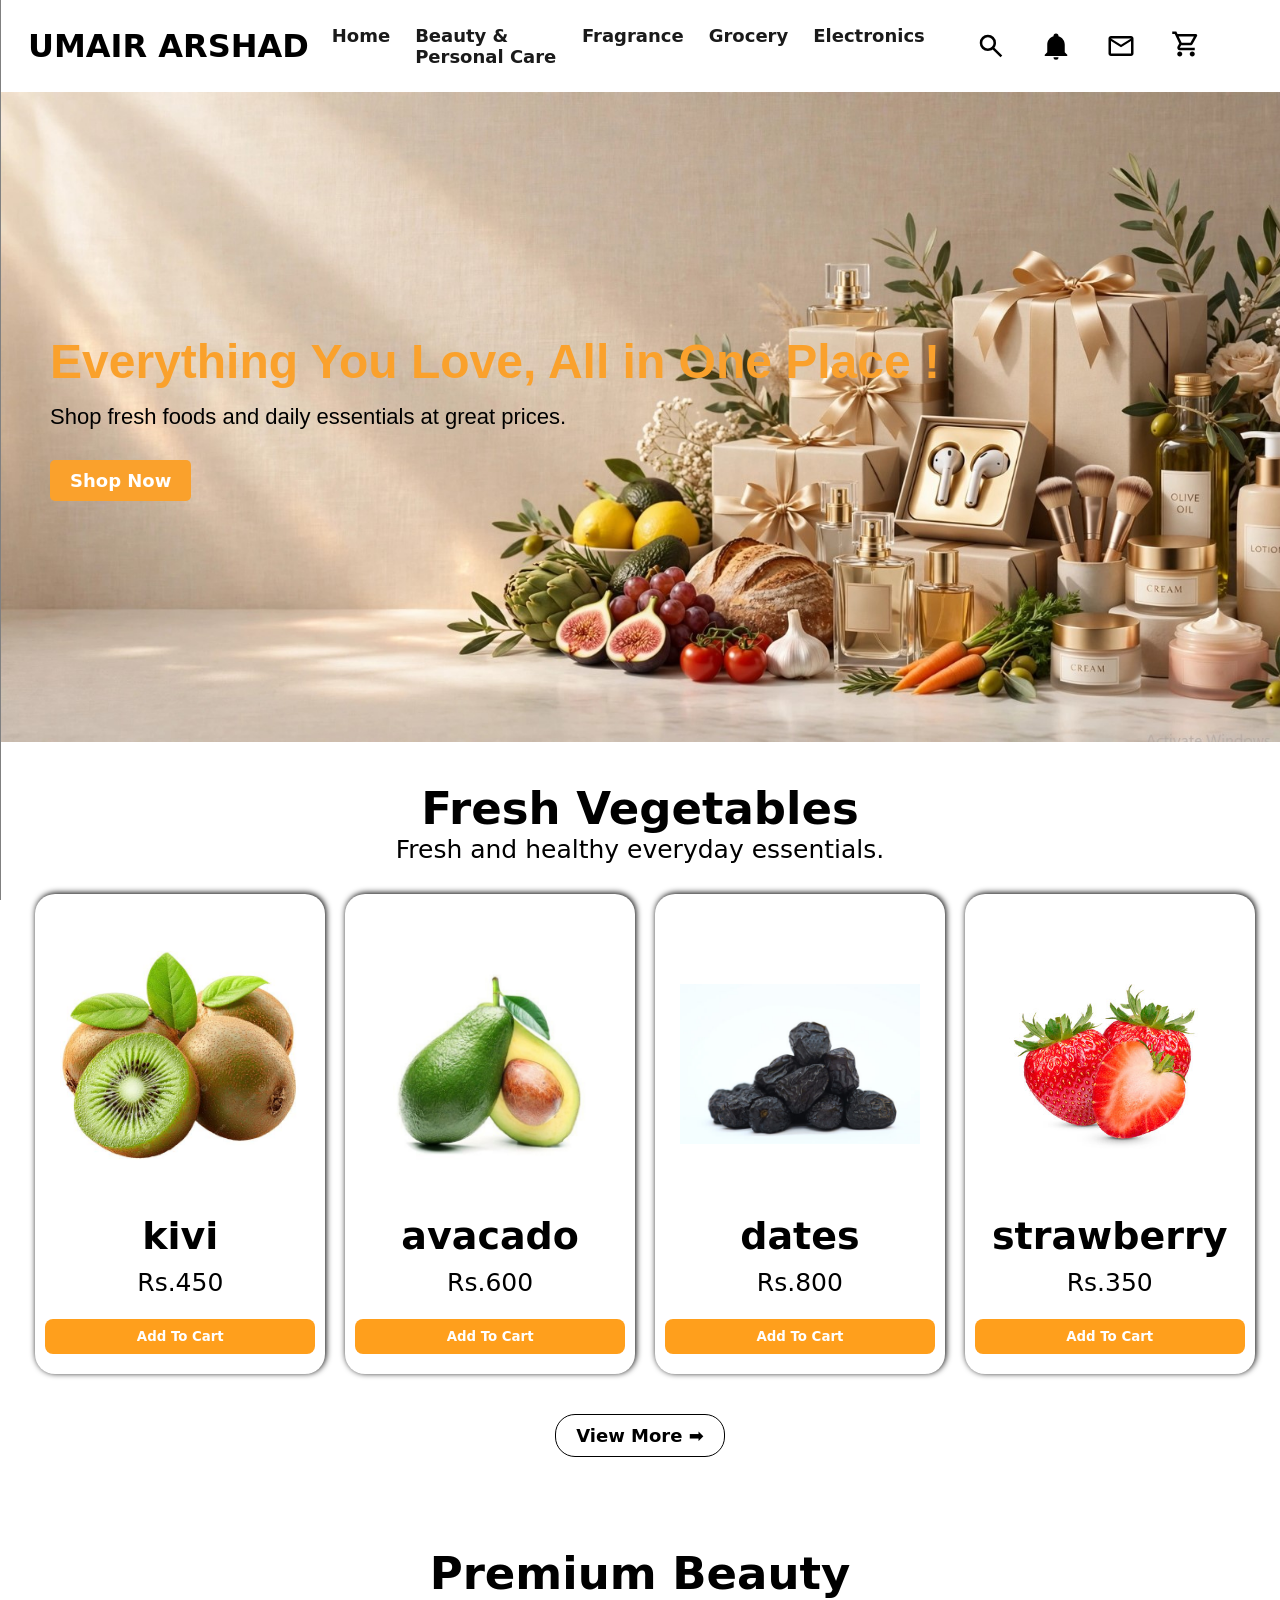
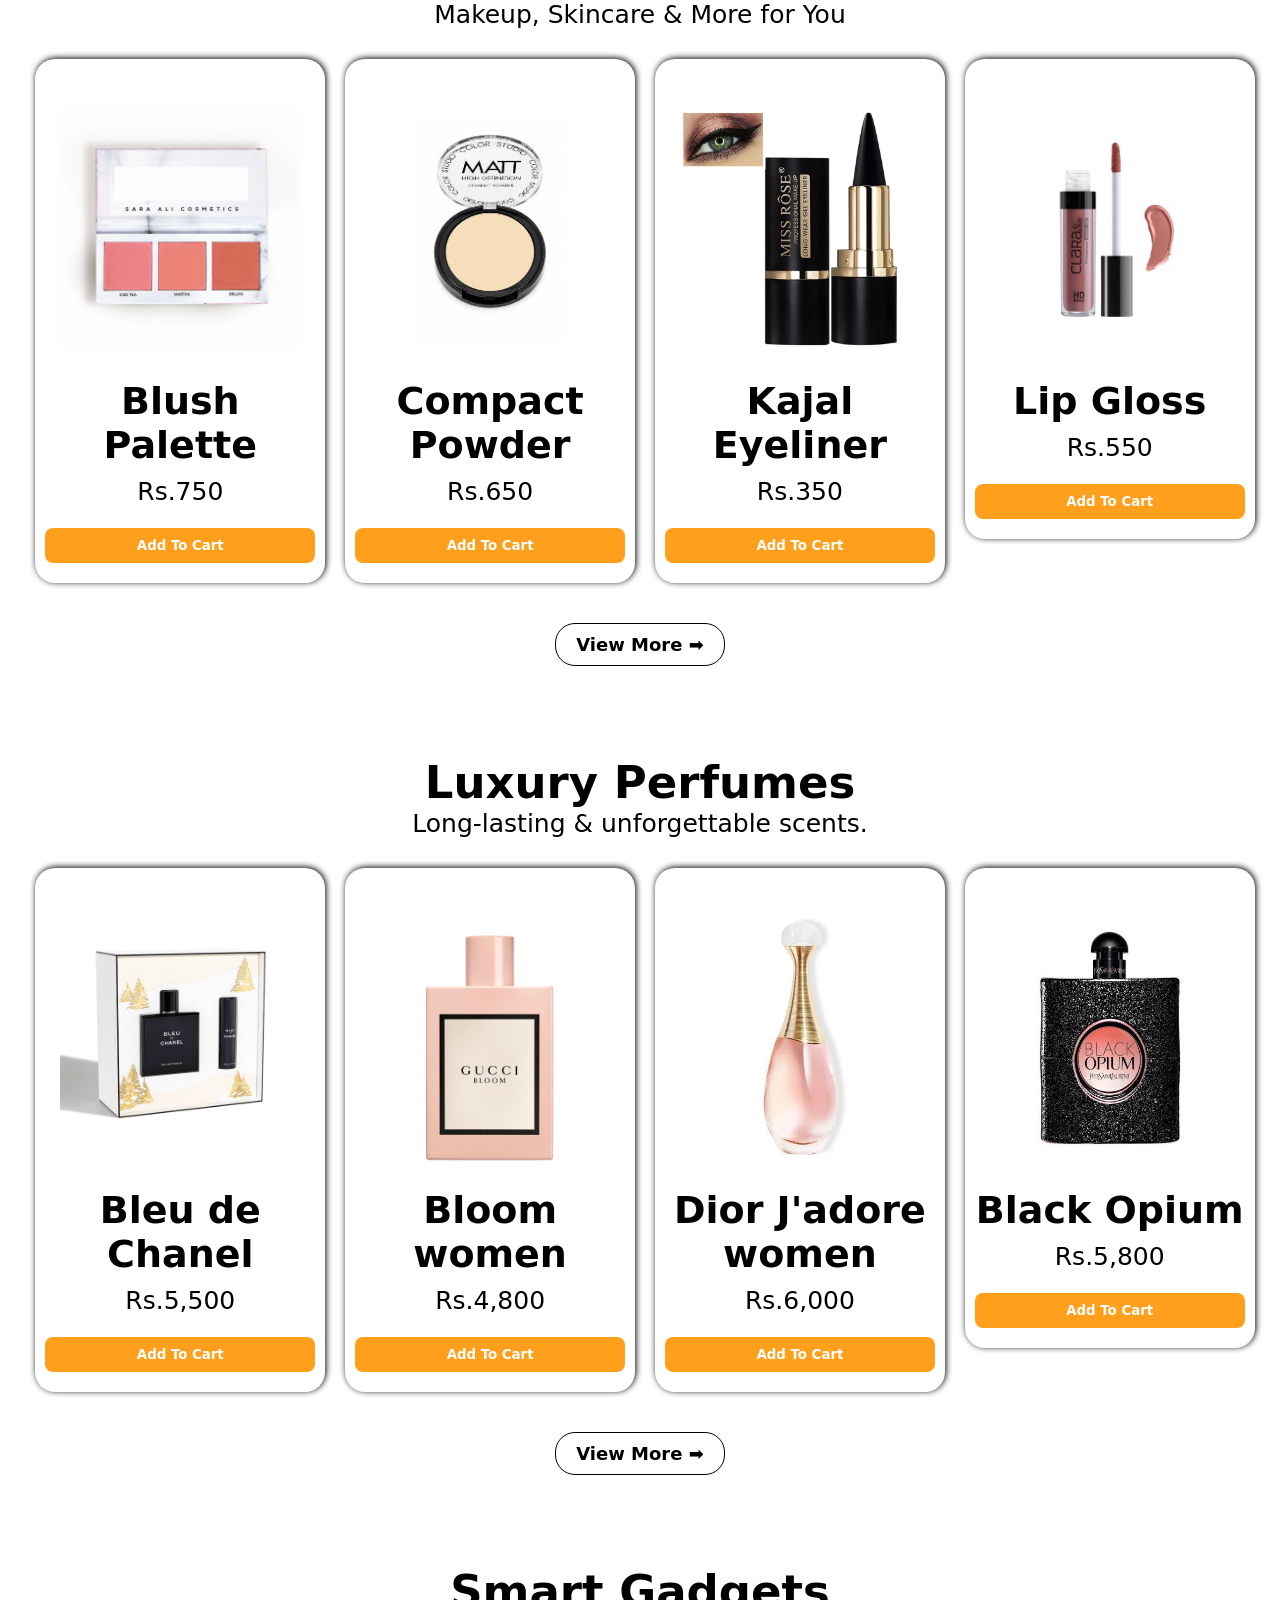
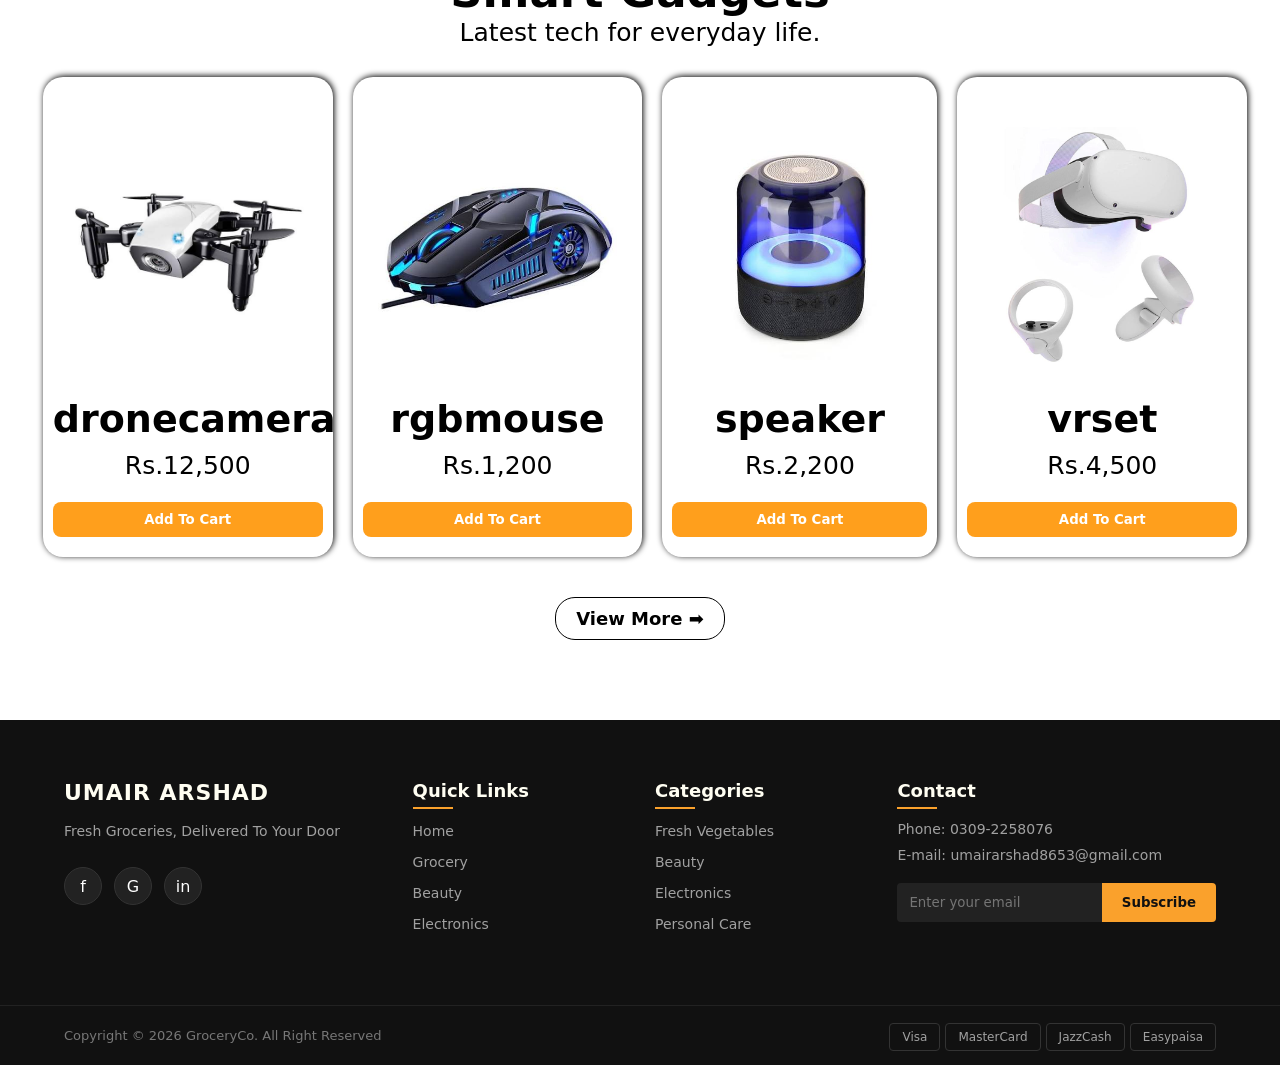
<file: index.html>
<!DOCTYPE html>
<html lang="eng">

<head>
    <meta charset="UTF-8">
    <meta name="viewport" content="width=device-width, initial-scale=1.0">
    <title>UA Store | HOME</title>
    <link rel="icon" href="assets/Tab logo/logo.webp">
    <link rel="stylesheet" href="assets/style/style.css">
    <link rel="stylesheet" href="assets/style/responsive.css">
</head>

<body>
    <header id="Header">
    </header>



    <aside id="aside">
    </aside>





    <main>

        <div class="banner_home">
            <h1 class="home_h1">Everything You Love, All in One Place !</h1>

            <p class="home_p">Shop fresh foods and daily essentials at great prices.</p>

            <div class="home_Button">
                <a href="#main_heading_home"><button type="submit">Shop Now</button>
                </a>
            </div>
        </div>



        <div id="main_heading_home">

            <h1 class="heading_home">Fresh Vegetables</h1>
            <p class="P_home">Fresh and healthy everyday essentials.</p>

        </div>


        <div class="home_cards">


            <div class="kivi">
                <div class="kivi-image">

                    <img src="assets/Index-grocery/kivi.webp" alt="">


                </div>

                <h1>kivi</h1>
           <p>Rs.450</p> 

                <button>Add To Cart</button>




            </div>


            <div class="avacado">
                <div class="avacado-image">
                    <img src="assets/Index-grocery/avacado.webp" alt="">


                </div>


                <h1>avacado</h1>

        <p>Rs.600</p>

                <button>Add To Cart</button>




            </div>




            <div class="dates">
                <div class="dates-image">

                    <img src="assets/Index-grocery/dates.webp" alt="">
                </div>


                <h1>dates</h1>

            <p>Rs.800</p> 

                <button>Add To Cart</button>




            </div>



            <div class="strawberry">
                <div class="strawberry-image">
                    <img src="assets/Index-grocery/strawberry.webp" alt="">

                </div>


                <h1>strawberry</h1>

           <p>Rs.350</p>  

                <button>Add To Cart</button>




            </div>

<a href ="Grocery.html" class="viewmore">View More ➡</a>


        </div>

        <div id="main_heading_home">

            <h1 class="heading_home">Premium Beauty</h1>
            <p class="P_home">Makeup, Skincare & More for You</p>

        </div>

        <div class="home_cards">



            <div class="Blush">
                <div class="Blush-image">
                    <img src="assets/index-beauty/Blush Palette.webp" alt="">

                </div>


                <h1>Blush Palette</h1>
<p>Rs.750</p>  

                <button>Add To Cart</button>




            </div>


            <div class="Compact">
                <div class="Compact-image">

                    <img src="assets/index-beauty/Compact Powder.webp" alt="">


                </div>

                <h1>Compact Powder</h1>
                <p>Rs.650</p> 

                <button>Add To Cart</button>




            </div>


            <div class="Kajal">
                <div class="Kajal-image">

                    <img src="assets/index-beauty/Kajal Eyeliner.webp" alt="">


                </div>

                <h1>Kajal Eyeliner</h1>
       <p>Rs.350</p>
                <button>Add To Cart</button>




            </div>


            <div class="Lip">
                <div class="Lip-image">

                    <img src="assets/index-beauty/Lip Gloss.webp" alt="">


                </div>

                <h1>Lip Gloss </h1>
                
                <p>Rs.550</p>   

                <button>Add To Cart</button>




            </div>

            
<a href ="Beauty.html" class="viewmore">View More ➡</a>
        </div>


        <div id="main_heading_home">

            <h1 class="heading_home">Luxury Perfumes</h1>
            <p class="P_home">Long-lasting & unforgettable scents.</p>

        </div>

        <div class="home_cards">




            <div class="Bleu">
                <div class="Bleu-image">

                    <img src="assets/Index-fragrance/Bleu de Chanel.webp" alt="">


                </div>

                <h1>Bleu de Chanel</h1>
                <p>Rs.5,500</p>  

                <button>Add To Cart</button>




            </div>


            <div class="Bloom">
                <div class="Bloom-image">

                    <img src="assets/Index-fragrance/Bloom women.webp" alt="">


                </div>

                <h1>Bloom women</h1>
                
                <p>Rs.4,800</p>

                <button>Add To Cart</button>




            </div>





            <div class="adore">
                <div class="adore-image">

                    <img src="assets/Index-fragrance/Dior J'adore women.webp" alt="">


                </div>

                <h1>Dior J'adore women</h1>
            
                <p>Rs.6,000</p>

                <button>Add To Cart</button>




            </div>



            <div class="Opium">
                <div class="Opium-image">

                    <img src="assets/Index-fragrance/Yves Saint Laurent Black Opium.webp" alt="">


                </div>

                <h1> Black Opium</h1>
       
                
                <p>Rs.5,800</p> 

                <button>Add To Cart</button>




            </div>





<a href ="Fragrence.html" class="viewmore">View More ➡</a>


        </div>



        




        <div id="main_heading_home">

            <h1 class="heading_home">Smart Gadgets</h1>
            <p class="P_home">Latest tech for everyday life.</p>

        </div>

        <div class="home_cards">




            <div class="dronecamera">
                <div class="dronecamera-image">

                    <img src="assets/Index-electronics/dronecamera.webp" alt="">


                </div>

                <h1>dronecamera</h1>
        <p>Rs.12,500</p> 

                <button>Add To Cart</button>




            </div>


            <div class="rgbmouse">
                <div class="rgbmouse-image">

                    <img src="assets/Index-electronics/rgbmouse.webp" alt="">


                </div>

                <h1>rgbmouse</h1>
              <p>Rs.1,200</p>

                <button>Add To Cart</button>




            </div>





            <div class="speaker">
                <div class="speaker-image">

                    <img src="assets/Index-electronics/speaker.webp" alt="">


                </div>

                <h1>speaker</h1>
             <p>Rs.2,200</p>

                <button>Add To Cart</button>




            </div>



            <div class="vrset">
                <div class="vrset-image">

                    <img src="assets/Index-electronics/vrset.webp" alt="">


                </div>

                <h1>vrset</h1>
                <p>Rs.4,500</p>

                <button>Add To Cart</button>




            </div>







            <a href ="Electronics.html" class="viewmore">View More ➡</a>
        </div>



        </div>





    </main>








    <footer id="Footer"></footer>




    <script src="assets/functions/function.js"></script>


</body>
</body>

</html>
</file>
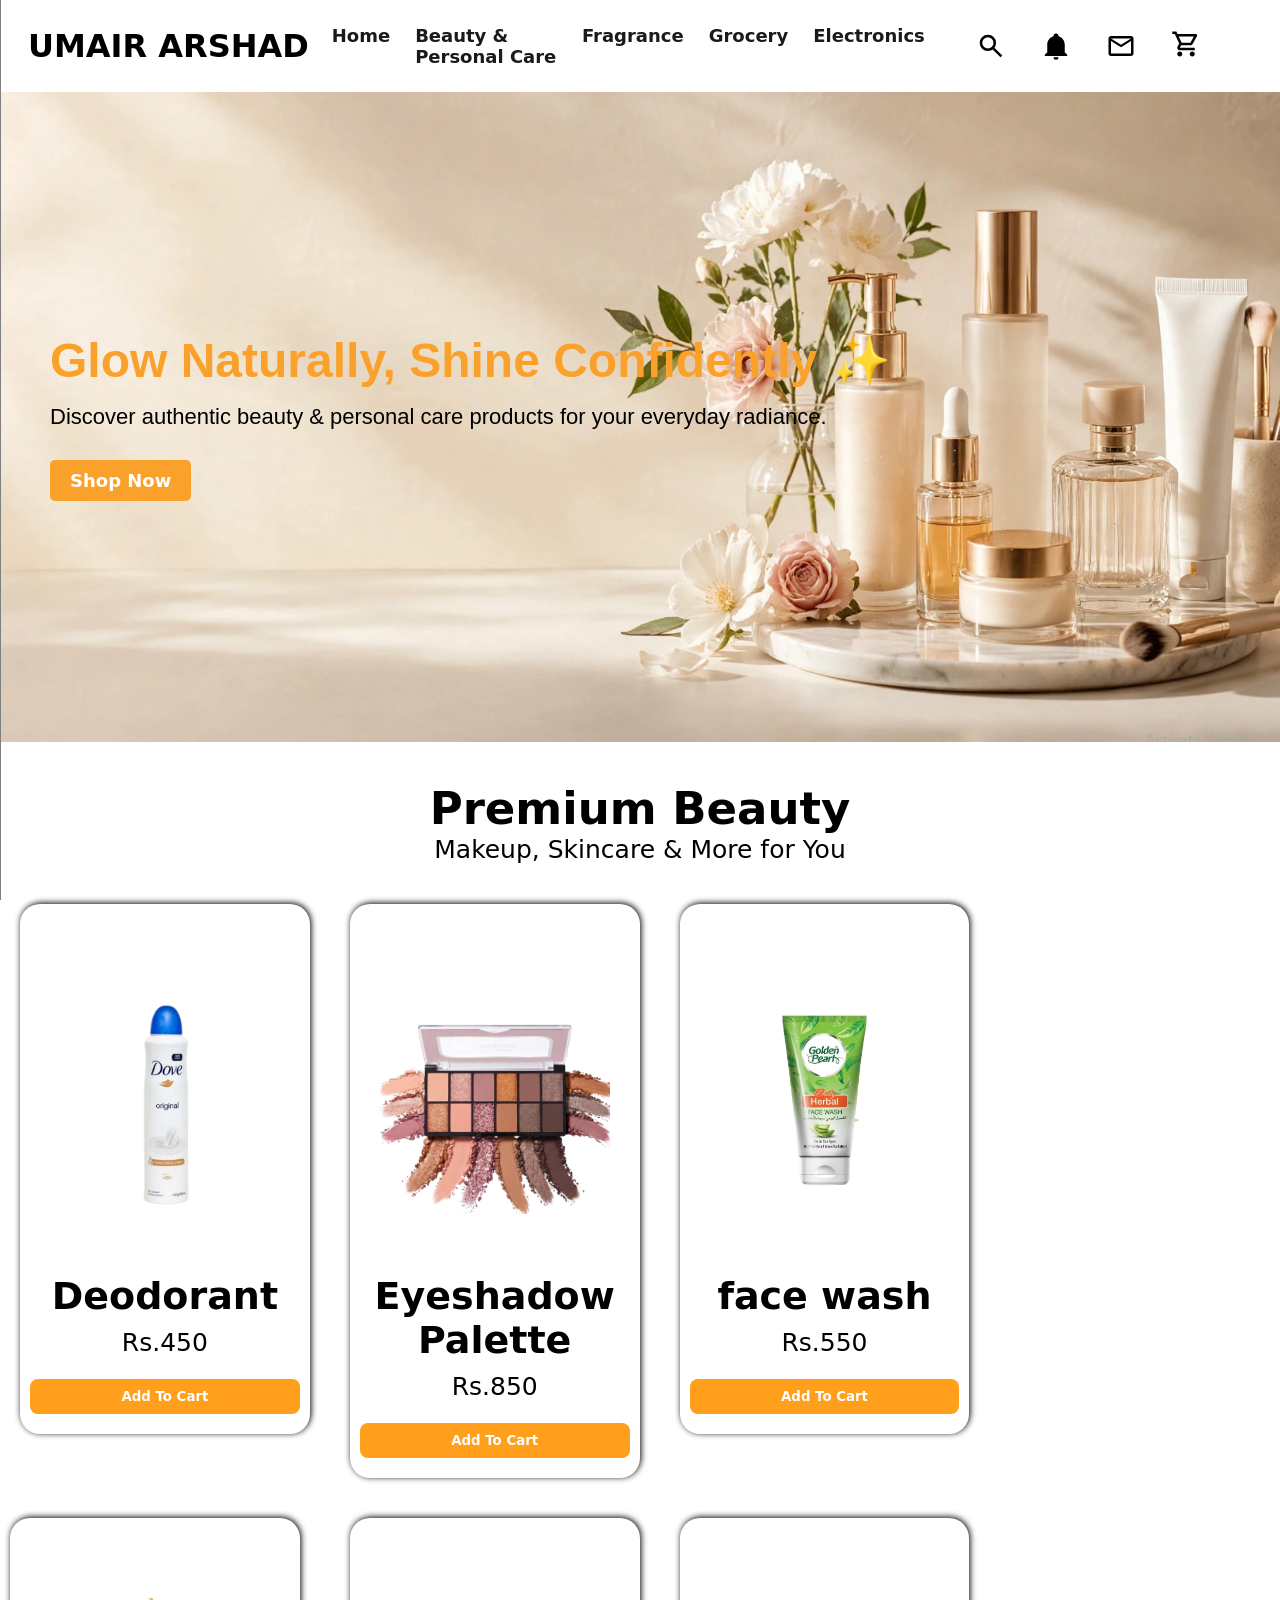
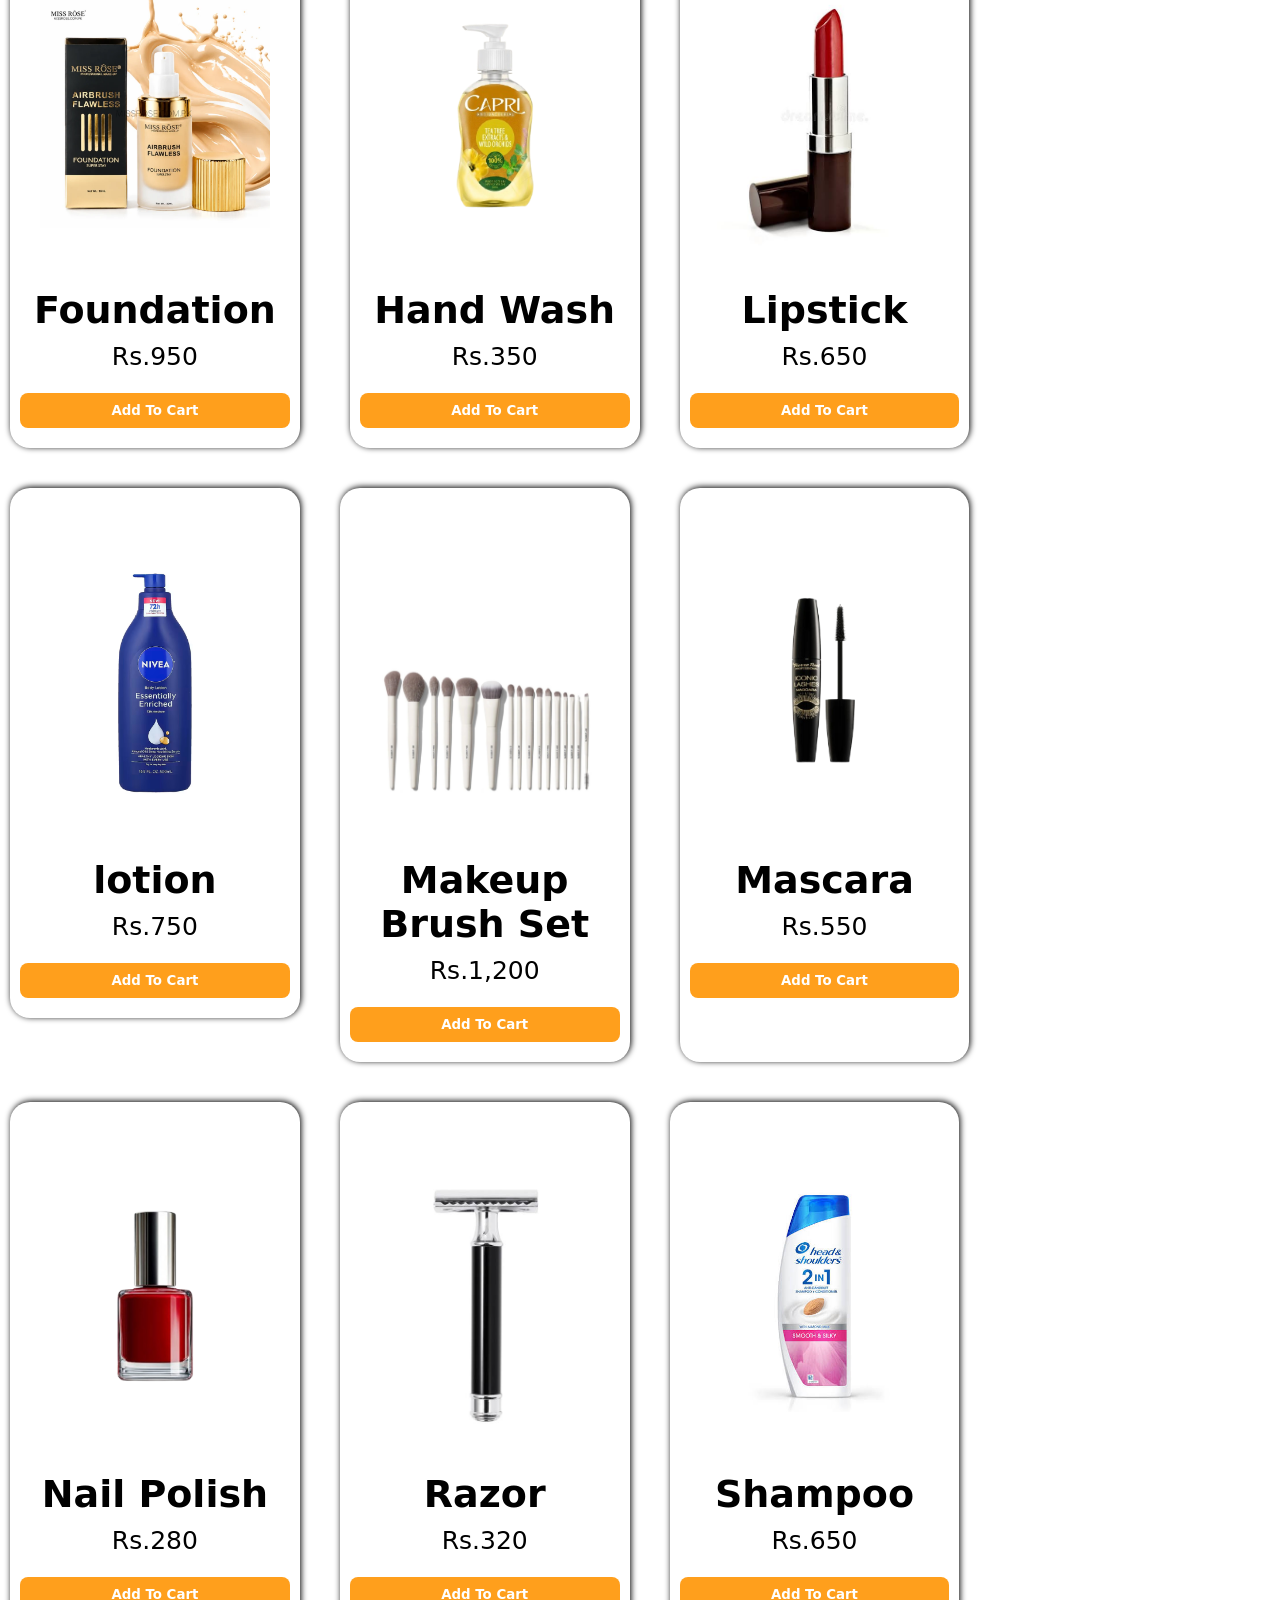
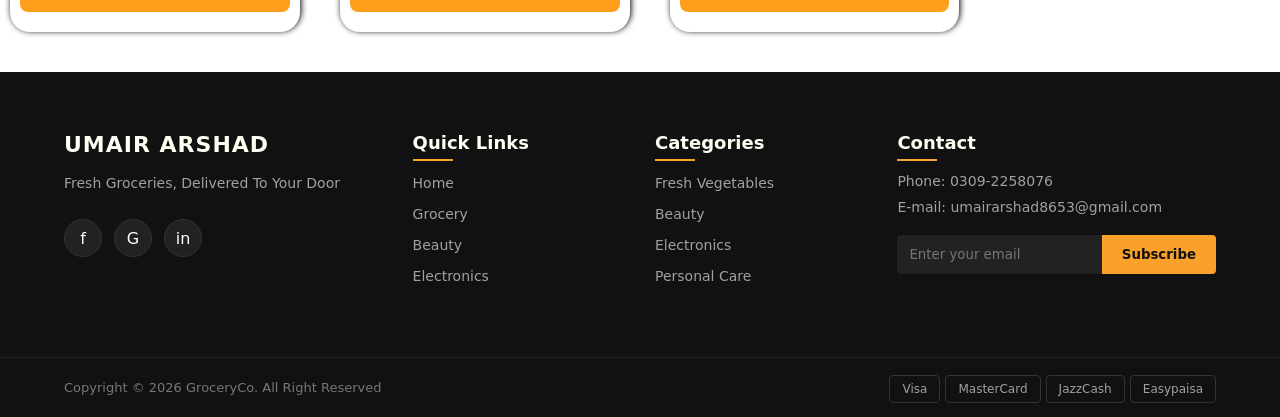
<file: Beauty.html>
<!DOCTYPE html>
<html lang="en">

<head>
    <meta charset="UTF-8">
    <meta name="viewport" content="width=device-width, initial-scale=1.0">
    <title>UA Store | BEAUTY</title>
    <link rel="icon" href="assets/Tab logo/logo.webp">
    <link rel="stylesheet" href="assets/style/style.css">
    <link rel="stylesheet" href="assets/style/responsive.css">
</head>

<body>
    <header id="Header">
    </header>

    
    <aside id="aside">
    </aside>




    <main>

        <div class="banner_beauty">
            <h1 class="beauty_h1">Glow Naturally, Shine Confidently ✨</h1>

            <p class="beauty_p">Discover authentic beauty & personal care products for your everyday radiance.</p>

            <div class="beauty_Button">
                <a href="#main_heading_beauty"><button type="submit">Shop Now</button>
                </a>
            </div>
        </div>


        <div id="main_heading_beauty">

            <h1 class="heading_beauty">Premium Beauty</h1>
            <p class="P_beauty">Makeup, Skincare & More for You</p>

        </div>


        <div class="beauty_cards">


            <div class="Deodorant">
                <div class="Deodorant-image">

                    <img src="assets/Personal care item/Deodorant Spray.webp" alt="">


                </div>

                <h1>Deodorant</h1>
                <p>Rs.450</p>

                <button>Add To Cart</button>




            </div>


            <div class="Eyeshadow">
                <div class="Eyeshadow-image">
                    <img src="assets/Personal care item/Eyeshadow Palette.webp" alt="">


                </div>


                <h1>Eyeshadow Palette</h1>

                <p>Rs.850</p>

                <button>Add To Cart</button>




            </div>




            <div class="face">
                <div class="face-image">

                    <img src="assets/Personal care item/face wash.webp" alt="">
                </div>


                <h1>face wash</h1>

                <p>Rs.550</p>

                <button>Add To Cart</button>




            </div>



            <div class="Foundation">
                <div class="Foundation-image">
                    <img src="assets/Personal care item/Foundation.webp" alt="">

                </div>


                <h1>Foundation</h1>

                <p>Rs.950</p>

                <button>Add To Cart</button>




            </div>





            <div class="Hand">
                <div class="Hand-image">
                    <img src="assets/Personal care item/Hand Wash.webp" alt="">

                </div>


                <h1>Hand Wash</h1>

                <p>Rs.350</p>

                <button>Add To Cart</button>




            </div>



            <div class="Lipstick">
                <div class="Lipstick-image">

                    <img src="assets/Personal care item/Lipstick.webp" alt="">


                </div>

                <h1>Lipstick</h1>
                <p>Rs.650</p>

                <button>Add To Cart</button>




            </div>


            <div class="lotion">
                <div class="lotion-image">

                    <img src="assets/Personal care item/lotion.webp" alt="">


                </div>

                <h1>lotion</h1>
                <p>Rs.750</p>

                <button>Add To Cart</button>




            </div>


            <div class="Makeup">
                <div class="Makeup-image">

                    <img src="assets/Personal care item/Makeup Brush Set.webp" alt="">


                </div>

                <h1>Makeup Brush Set </h1>
                <p>Rs.1,200</p>

                <button>Add To Cart</button>




            </div>


            <div class="Mascara">
                <div class="Mascara-image">

                    <img src="assets/Personal care item/Mascara.webp" alt="">


                </div>

                <h1>Mascara</h1>
                <p>Rs.550</p>

                <button>Add To Cart</button>




            </div>


            <div class="Polish">
                <div class="Polish-image">

                    <img src="assets/Personal care item/Nail Polish.webp" alt="">


                </div>

                <h1>Nail Polish</h1>
                <p>Rs.280</p>

                <button>Add To Cart</button>




            </div>





            <div class="Razor">
                <div class="Razor-image">

                    <img src="assets/Personal care item/Razor.webp" alt="">


                </div>

                <h1>Razor</h1>
                <p>Rs.320</p>

                <button>Add To Cart</button>




            </div>



            <div class="Shampoo">
                <div class="Shampoo-image">

                    <img src="assets/Personal care item/Shampoo.webp" alt="">


                </div>

                <h1>Shampoo</h1>
                <p>Rs.650</p>

                <button>Add To Cart</button>




            </div>











        </div>





    </main>




    <footer id="Footer">

    </footer>



    <script src="assets/functions/function.js"></script>
</body>

</html>
</file>
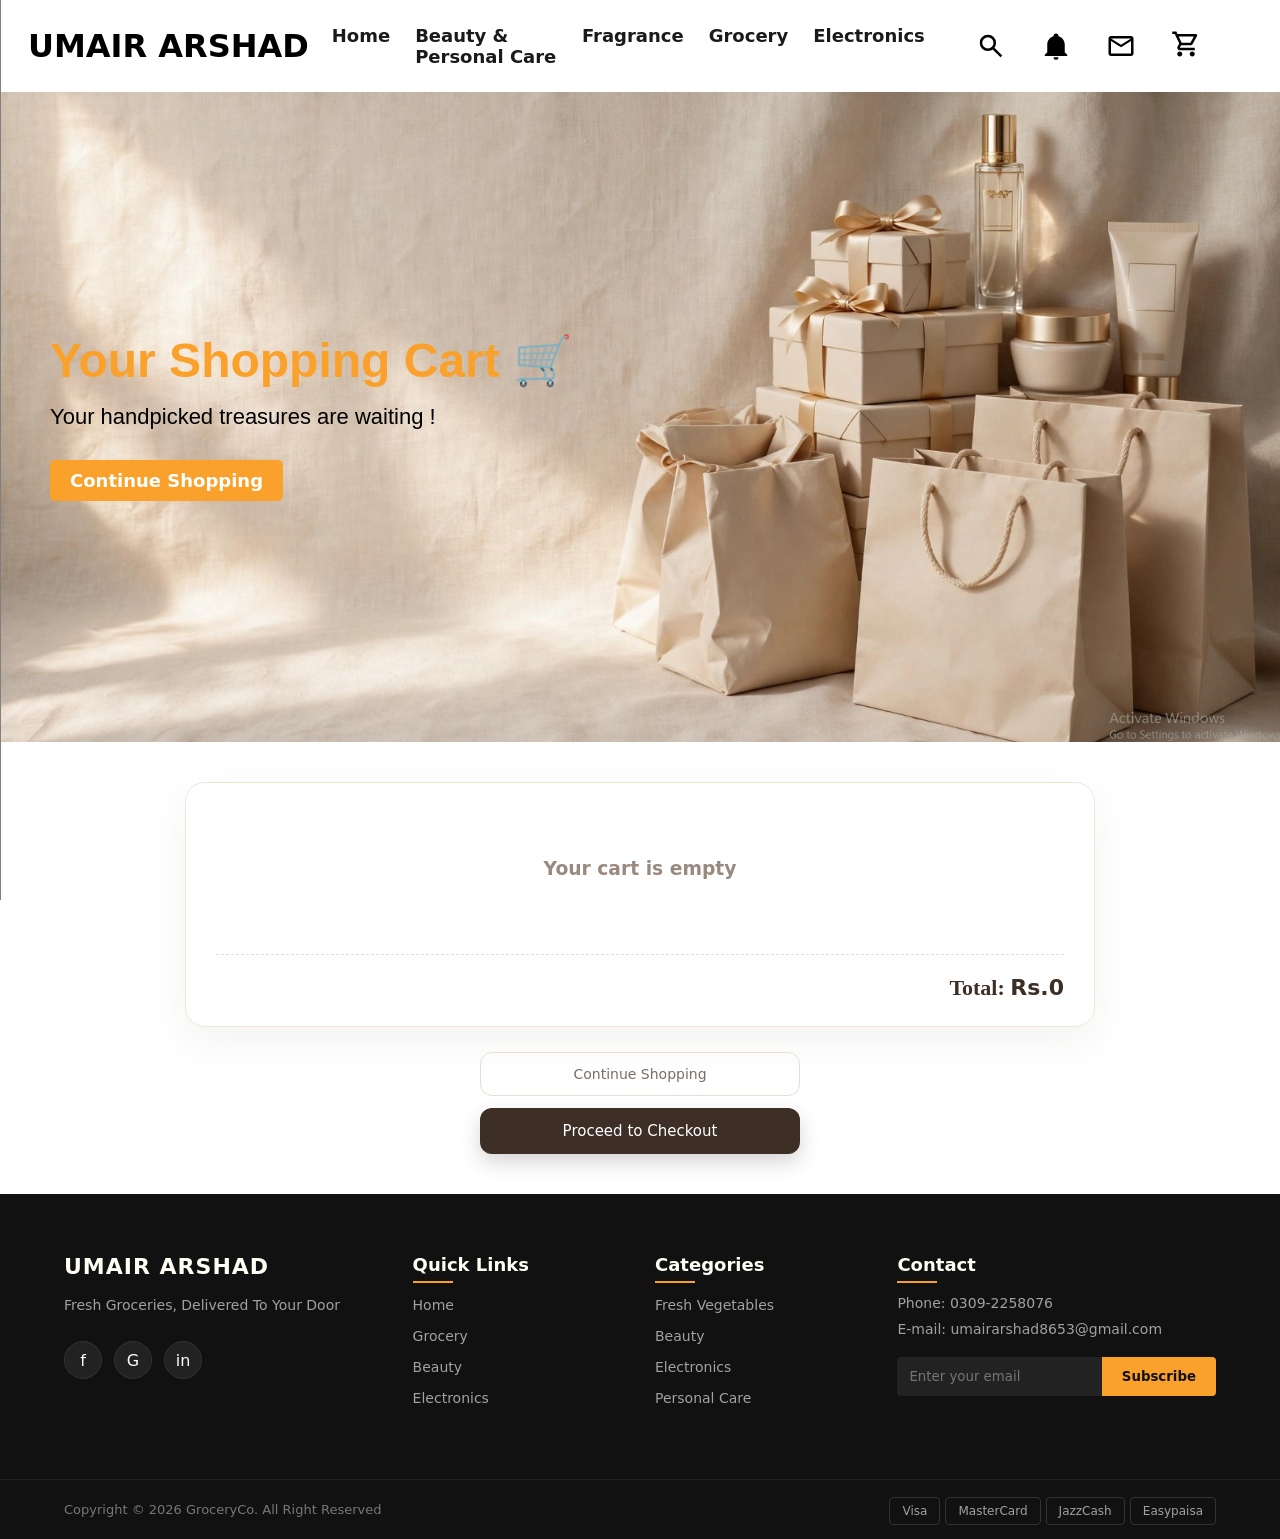
<file: cart.html>
<!DOCTYPE html>
<html lang="en">

<head>
    <meta charset="UTF-8">
    <meta name="viewport" content="width=device-width, initial-scale=1.0">
    <title>UA Store | CART</title>
    <link rel="icon" href="assets/Tab logo/logo.webp">

    <link rel="stylesheet" href="assets/style/style.css">
    <link rel="stylesheet" href="assets/style/responsive.css">
</head>

<body>
    <header id="Header">
    </header>

    
    <aside id="aside">
    </aside>


<main>
     <div class="cart">
            <h1 class="cart_h1">Your Shopping Cart 🛒</h1>

            <p class="cart_p">Your handpicked treasures are waiting !</p>

            <div class="cart_Button">
                <a href="index.html"><button type="submit">Continue Shopping</button>
                </a>
            </div>
        </div>


        
<div class="my-cart-wrapper">
    <div id="my-cart-items-box">
        <h2 class="my-cart-total-heading">Total: <span id="cart-total">Rs.0</span></h2>
    </div>
    <div class="my-cart-actions">
        <a href="index.html"><button class="btn-continue">Continue Shopping</button></a>
     <a href="checkout.html">  <button class="btn-checkout">Proceed to Checkout</button></a>
    </div>
</div>
</main>



    

    <footer id="Footer"></footer>



    <script src="assets/functions/function.js"></script>
</body>

</html>



 <!-- onclick="alert('Checkout Successful!'); localStorage.clear(); location.reload();" -->
</file>
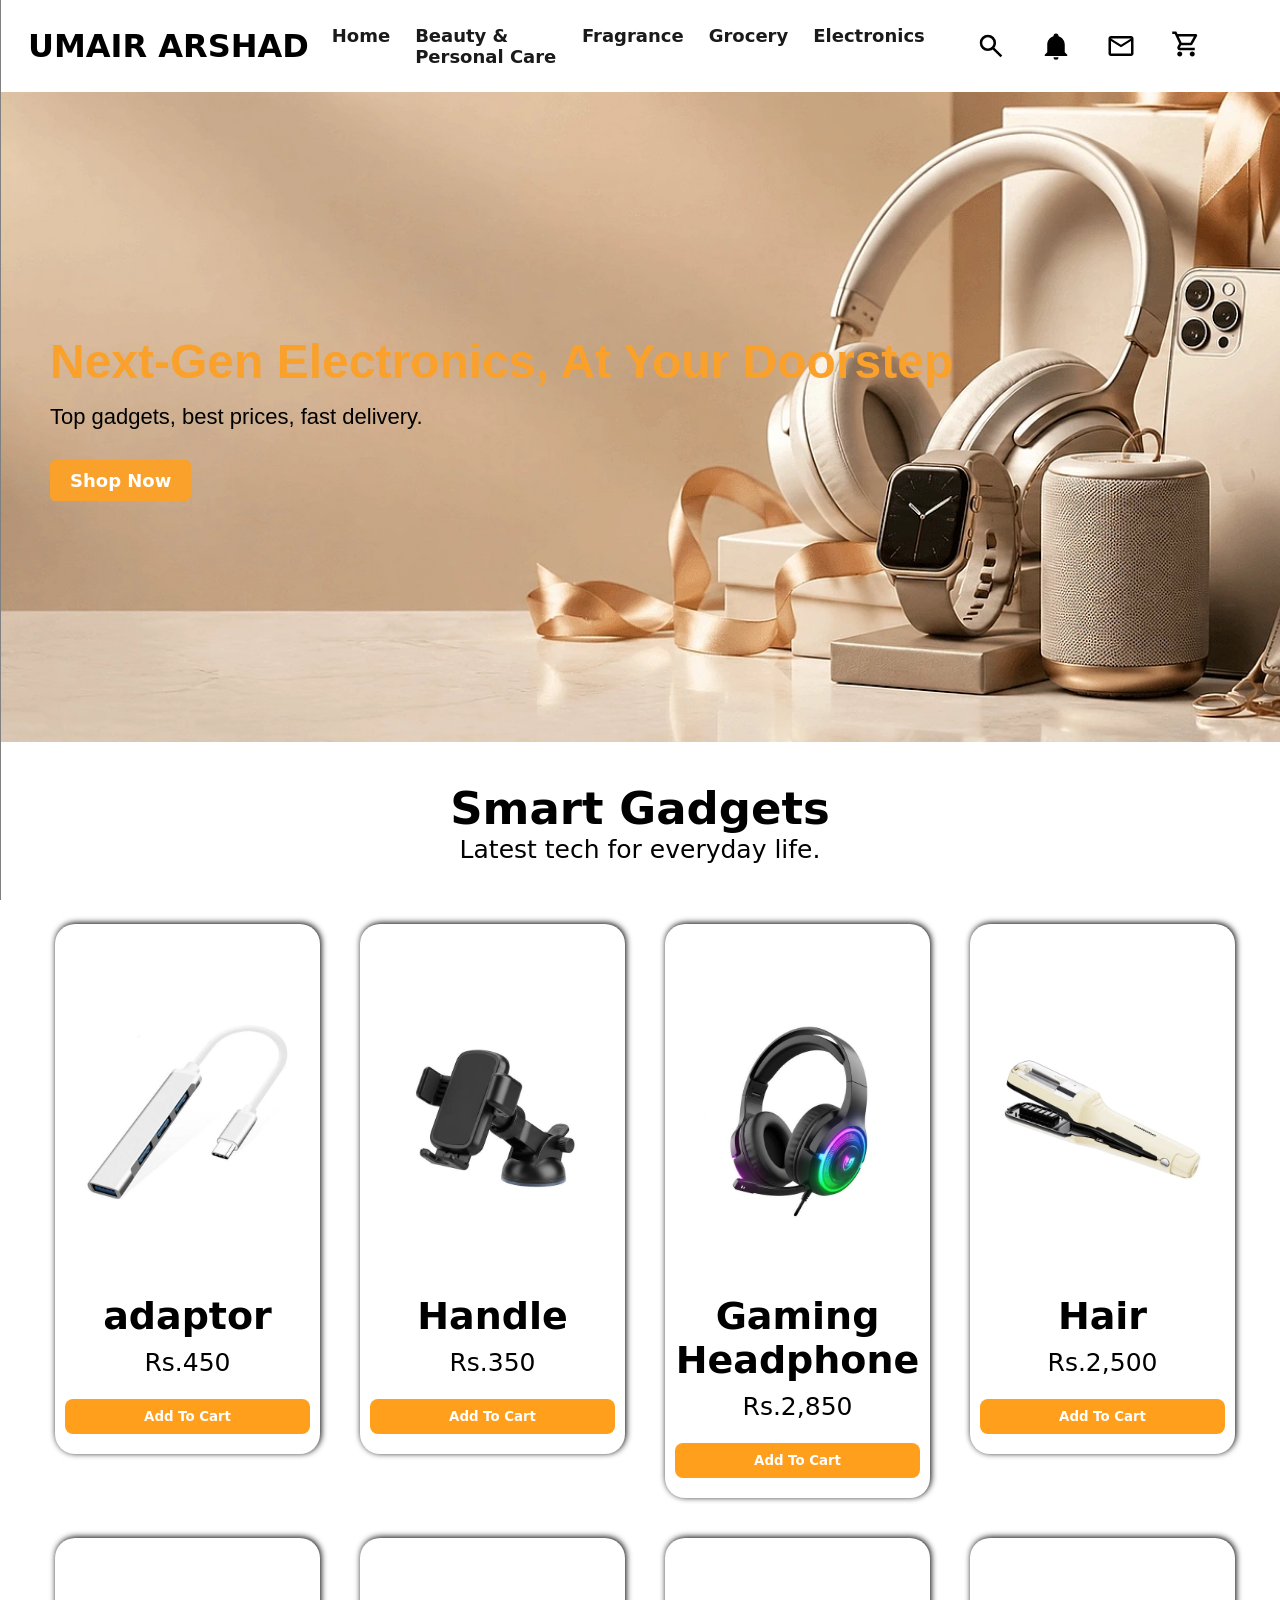
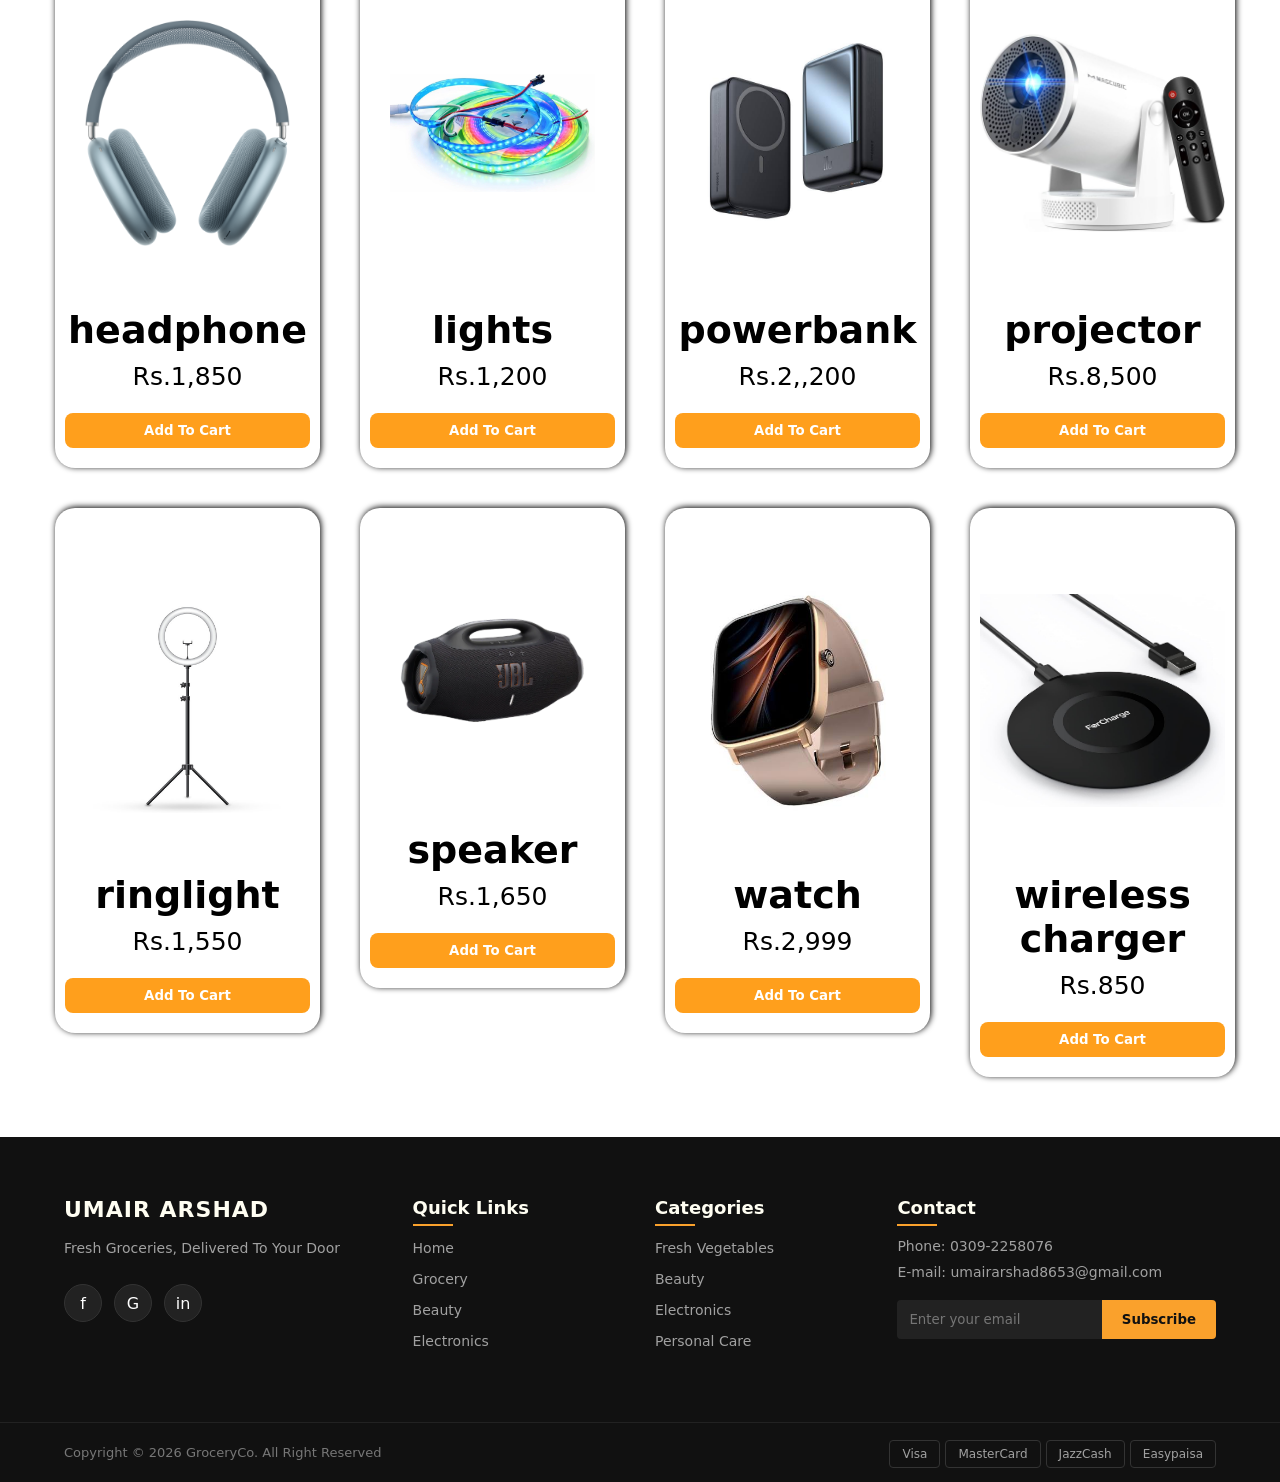
<file: Electronics.html>
<!DOCTYPE html>
<html lang="en">

<head>
    <meta charset="UTF-8">
    <meta name="viewport" content="width=device-width, initial-scale=1.0">
    <title>UA Store | ELECTRONICS</title>
    <link rel="icon" href="assets/Tab logo/logo.webp">

    <link rel="stylesheet" href="assets/style/style.css">
    <link rel="stylesheet" href="assets/style/responsive.css">
</head>

<body>
    <header id="Header">
    </header>

    
    <aside id="aside">
    </aside>




    <main>

        <div class="banner_electronics">
            <h1 class="electronics_h1">Next-Gen Electronics, At Your Doorstep</h1>

            <p class="electronics_p">Top gadgets, best prices, fast delivery.</p>

            <div class="electronics_Button">
                <a href="#main_heading_electronics"><button type="submit">Shop Now</button>
                </a>
            </div>
        </div>



        <div id="main_heading_electronics">

            <h1 class="heading_electronics">Smart Gadgets</h1>
            <p class="P_electronics">Latest tech for everyday life.</p>

        </div>


        <div class="elecronics_cards">


            <div class="adaptor">
                <div class="adaptor-image">

                    <img src="assets/Electronics item/adaptor.webp" alt="">


                </div>

                <h1>adaptor</h1>
                <p>Rs.450</p>

                <button>Add To Cart</button>




            </div>


            <div class="handle">
                <div class="handle-image">
                    <img src="assets/Electronics item/carheandel.webp" alt="">


                </div>


                <h1>Handle</h1>

                <p>Rs.350</p>

                <button>Add To Cart</button>




            </div>




            <div class="gaming_headphone">
                <div class="gaming_headphone-image">

                    <img src="assets/Electronics item/gaming headphone.webp" alt="">
                </div>


                <h1>Gaming Headphone</h1>

                <p>Rs.2,850</p>

                <button>Add To Cart</button>




            </div>



            <div class="hair">
                <div class="hair-image">
                    <img src="assets/Electronics item/hair.webp" alt="">

                </div>


                <h1>Hair</h1>

                <p>Rs.2,500</p>

                <button>Add To Cart</button>




            </div>





            <div class=" headphone">
                <div class=" headphone-image">
                    <img src="assets/Electronics item/headphone.webp" alt="">

                </div>


                <h1>headphone</h1>

                <p>Rs.1,850</p>

                <button>Add To Cart</button>




            </div>



            <div class="lights">
                <div class="lights-image">

                    <img src="assets/Electronics item/lights.webp" alt="">


                </div>

                <h1>lights</h1>
                <p>Rs.1,200</p>

                <button>Add To Cart</button>




            </div>


            <div class="powerbank">
                <div class="powerbank-image">

                    <img src="assets/Electronics item/powerbank.webp" alt="">


                </div>

                <h1>powerbank</h1>
                <p>Rs.2,,200</p>

                <button>Add To Cart</button>




            </div>


            <div class="projector">
                <div class="projector-image">

                    <img src="assets/Electronics item/projector.webp" alt="">


                </div>

                <h1>projector </h1>
                <p>Rs.8,500</p>

                <button>Add To Cart</button>




            </div>


            <div class="ringlight">
                <div class="ringlight-image">

                    <img src="assets/Electronics item/ringlight.webp" alt="">


                </div>

                <h1>ringlight</h1>
                <p>Rs.1,550</p>

                <button>Add To Cart</button>




            </div>


            <div class="speaker">
                <div class="speaker-image">

                    <img src="assets/Electronics item/speaker.webp" alt="">


                </div>

                <h1>speaker</h1>
                <p>Rs.1,650</p>

                <button>Add To Cart</button>




            </div>





            <div class="watch">
                <div class="watch-image">

                    <img src="assets/Electronics item/watch.webp" alt="">


                </div>

                <h1>watch</h1>
                <p>Rs.2,999</p>

                <button>Add To Cart</button>




            </div>



            <div class="wireless_charger">
                <div class="wireless_charger-image">

                    <img src="assets/Electronics item/wireless charger.webp" alt="">


                </div>

                <h1>wireless charger</h1>
                <p>Rs.850</p>

                <button>Add To Cart</button>




            </div>











        </div>





    </main>





    <footer id="Footer"></footer>



    <script src="assets/functions/function.js"></script>
</body>

</html>
</file>
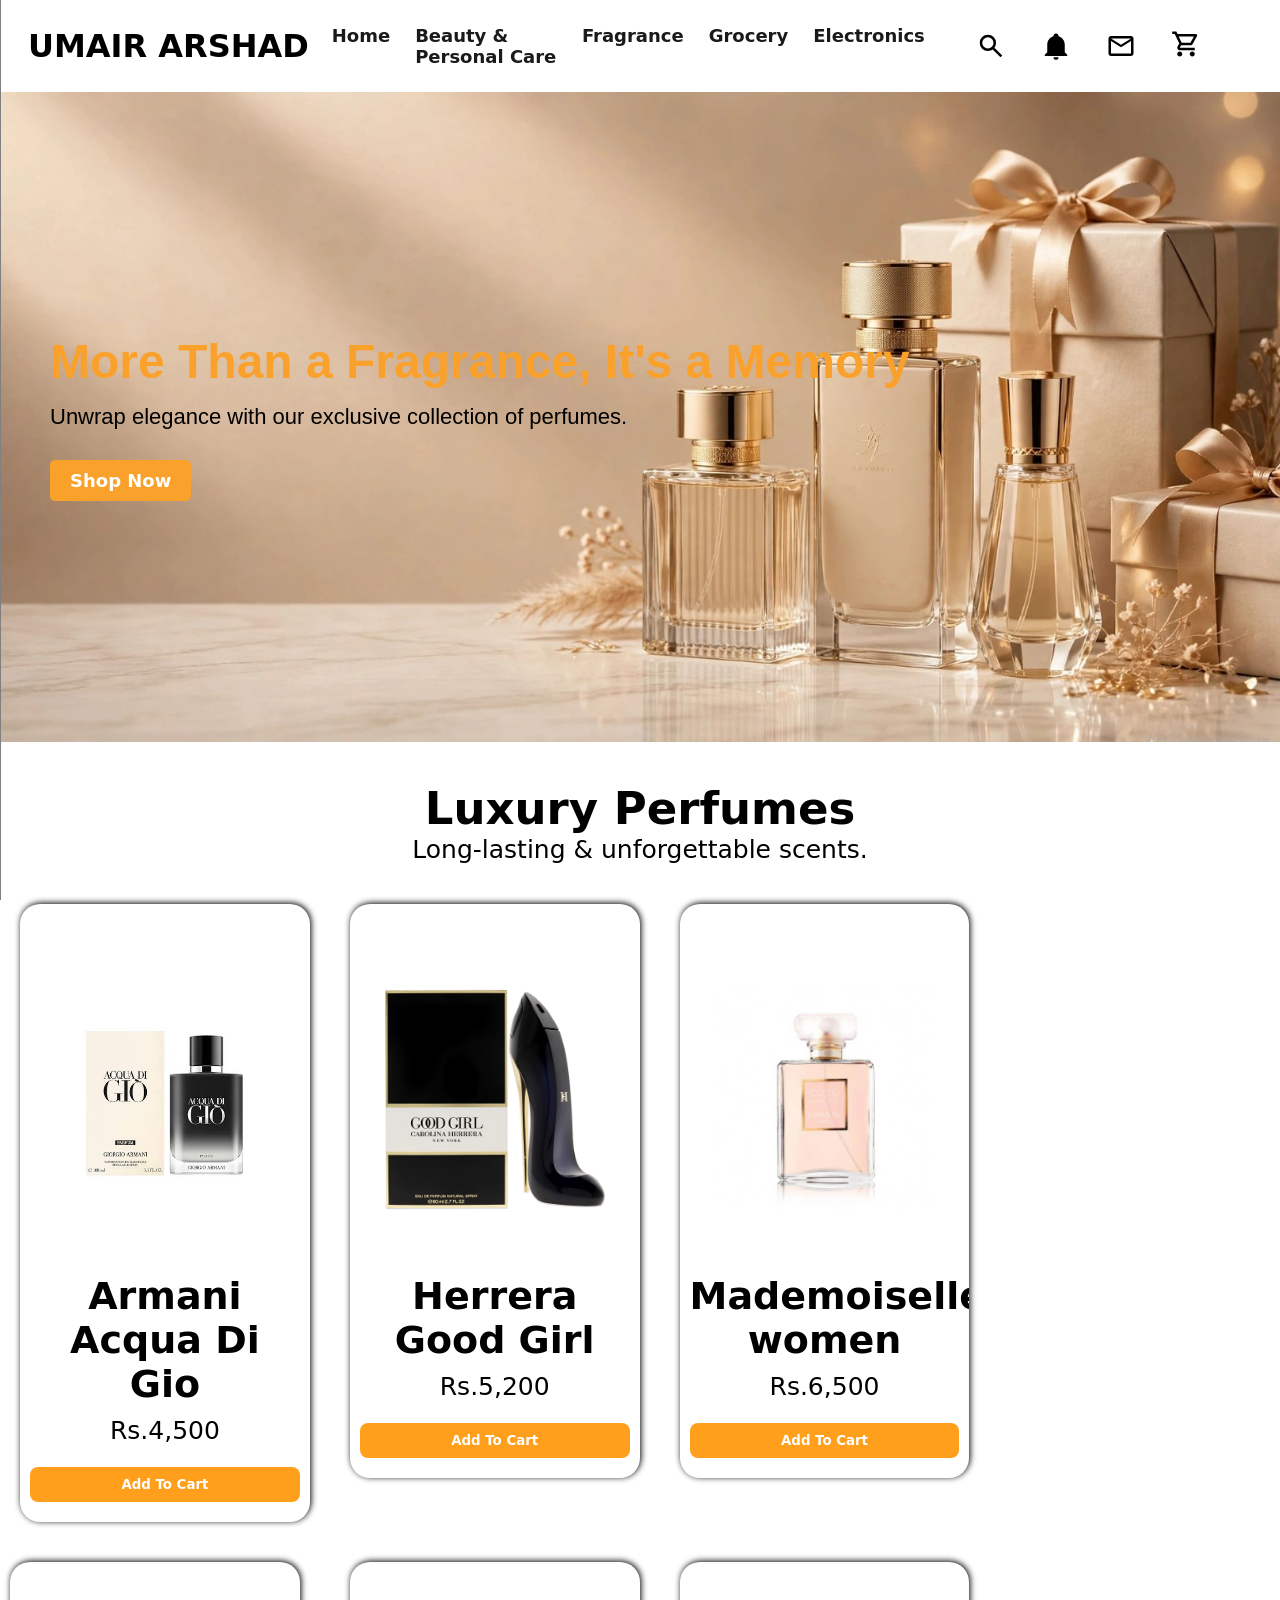
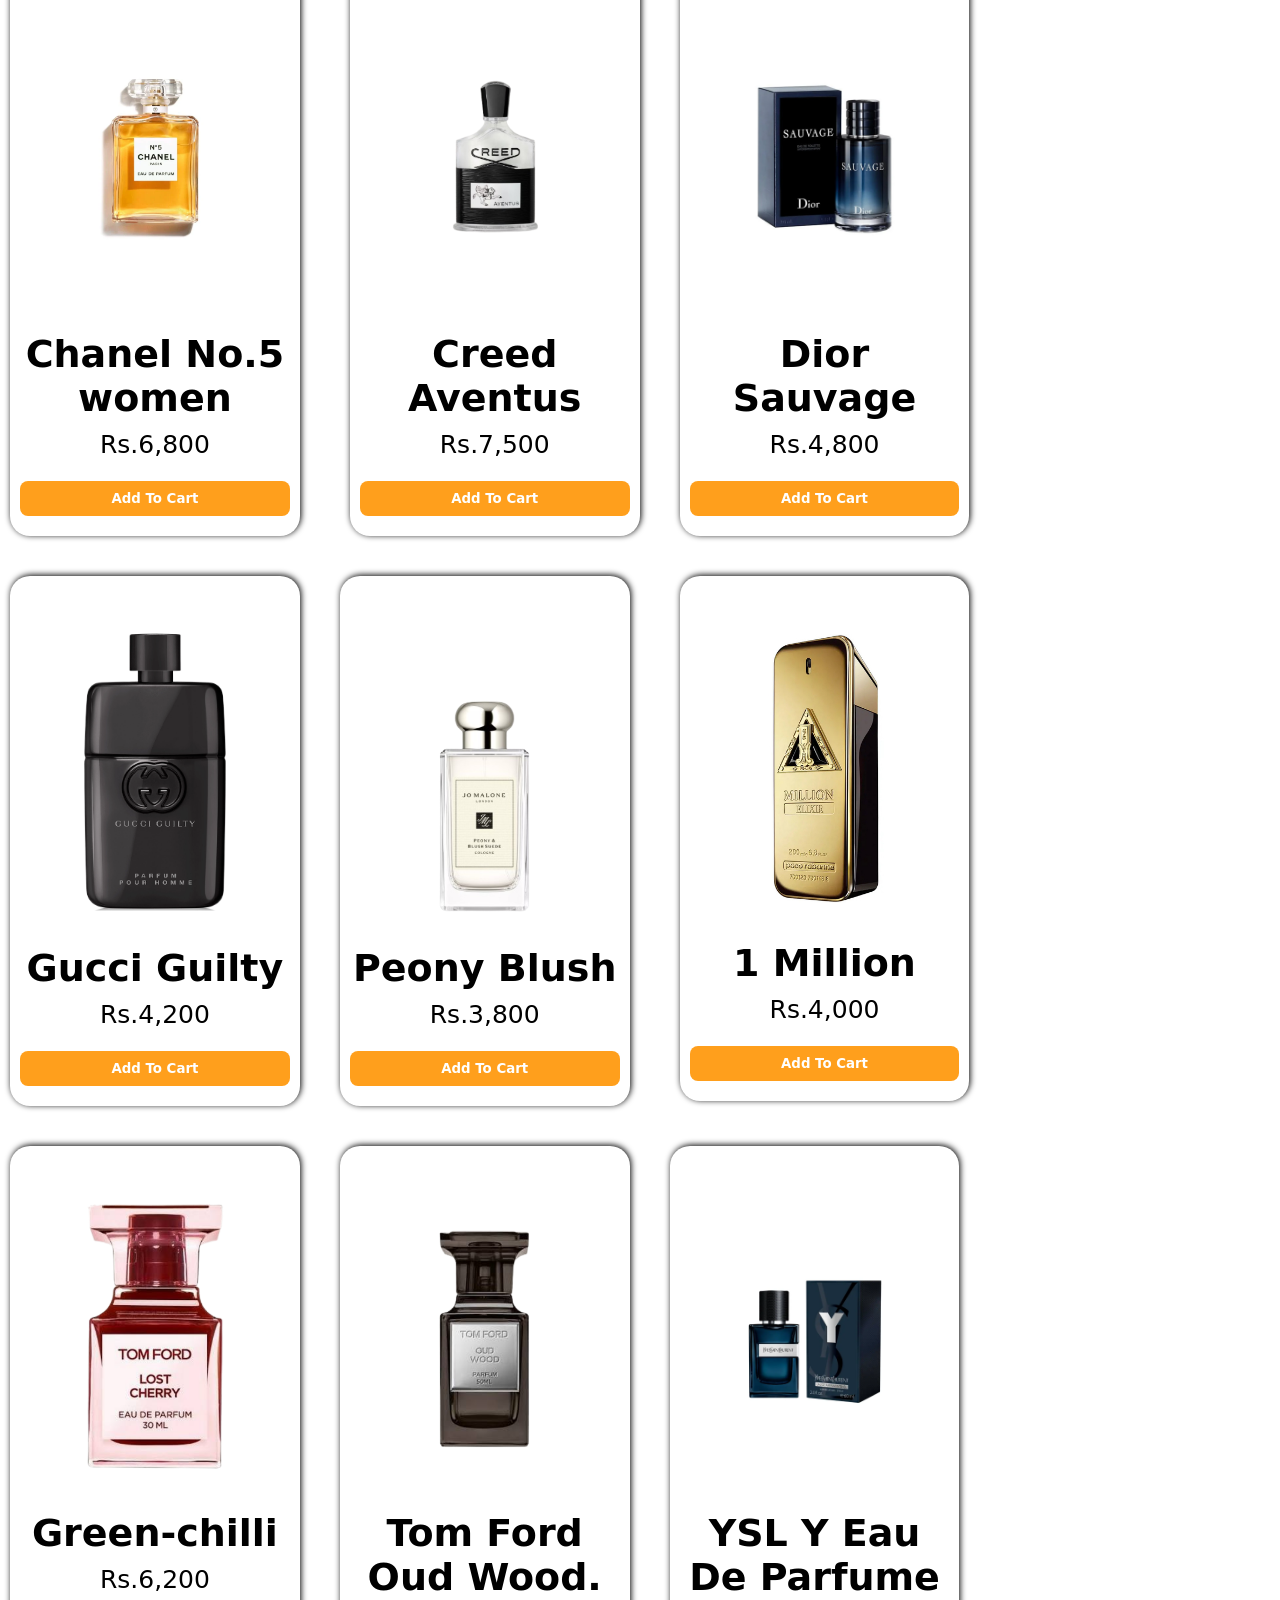
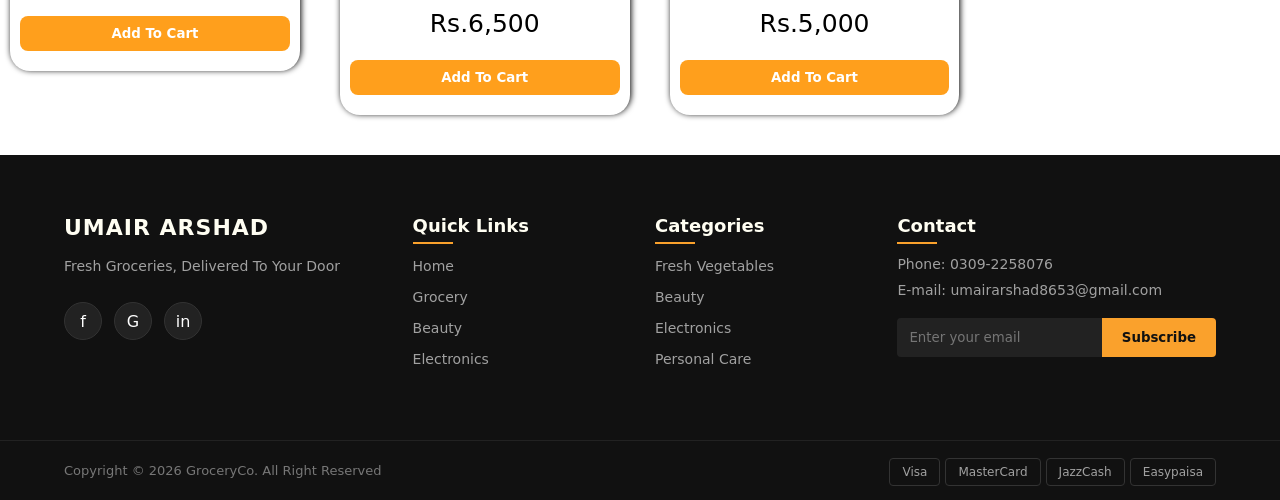
<file: Fragrence.html>
<!DOCTYPE html>
<html lang="en">

<head>
    <meta charset="UTF-8">
    <meta name="viewport" content="width=device-width, initial-scale=1.0">
    <title>UA Store | FRAGRANCE</title>
    <link rel="icon" href="assets/Tab logo/logo.webp">
    <link rel="stylesheet" href="assets/style/style.css">
    <link rel="stylesheet" href="assets/style/responsive.css">

</head>

<body>
    <header id="Header">
    </header>

    
    <aside id="aside">
    </aside>




    <main>

        <div class="banner_fragrence">
            <h1 class="fragrence_h1">More Than a Fragrance, It's a Memory</h1>

            <p class="fragrence_p">Unwrap elegance with our exclusive collection of perfumes.</p>

            <div class="fragrence_Button">
                <a href="#main_heading_fragrence"><button type="submit">Shop Now</button>
                </a>
            </div>
        </div>



        <div id="main_heading_fragrence">

            <h1 class="heading_fragrence">Luxury Perfumes</h1>
            <p class="P_fragrence">Long-lasting & unforgettable scents.</p>

        </div>


        <div class="fragrence_cards">


            <div class="Armani">
                <div class="Armani-image">

                    <img src="assets/fragrance item/Armani Acqua Di Gio.webp" alt="">


                </div>

                <h1>Armani Acqua Di Gio</h1>
                <p>Rs.4,500</p>

                <button>Add To Cart</button>




            </div>


            <div class="Carolina">
                <div class="Carolina-image">
                    <img src="assets/fragrance item/Carolina Herrera Good Girl.webp" alt="">


                </div>


                <h1> Herrera Good Girl</h1>

                <p>Rs.5,200</p>

                <button>Add To Cart</button>




            </div>




            <div class="Chanel">
                <div class="Chanel-image">

                    <img src="assets/fragrance item/Chanel Coco Mademoiselle women.webp" alt="">
                </div>


                <h1>Mademoiselle women</h1>

                <p>Rs.6,500</p>

                <button>Add To Cart</button>




            </div>



            <div class="ChanelNo">
                <div class="ChanelNo-image">
                    <img src="assets/fragrance item/Chanel No. 5 women.webp" alt="">

                </div>


                <h1>Chanel No.5 women</h1>

                <p>Rs.6,800</p>

                <button>Add To Cart</button>




            </div>





            <div class="Creed">
                <div class="Creed-image">
                    <img src="assets/fragrance item/Creed Aventus.webp" alt="">

                </div>


                <h1>Creed Aventus</h1>

                <p>Rs.7,500</p>

                <button>Add To Cart</button>




            </div>



            <div class="Sauvage">
                <div class="Sauvage-image">

                    <img src="assets/fragrance item/Dior Sauvage.webp" alt="">


                </div>

                <h1>Dior Sauvage</h1>
                <p>Rs.4,800</p>

                <button>Add To Cart</button>




            </div>


            <div class="Gucci">
                <div class="Gucci-image">

                    <img src="assets/fragrance item/Gucci Guilty.webp" alt="">


                </div>

                <h1>Gucci Guilty</h1>
                <p>Rs.4,200</p>

                <button>Add To Cart</button>




            </div>


            <div class="Peony">
                <div class="Peony-image">

                    <img src="assets/fragrance item/Jo Malone Peony & Blush Suede.webp" alt="">


                </div>

                <h1>Peony Blush </h1>
                <p>Rs.3,800</p>

                <button>Add To Cart</button>




            </div>


            <div class="Million">
                <div class="Million-image">

                    <img src="assets/fragrance item/Paco Rabanne 1 Million.webp" alt="">


                </div>

                <h1> 1 Million</h1>
                <p>Rs.4,000</p>

                <button>Add To Cart</button>




            </div>


            <div class="Cherry">
                <div class="Cherry-image">

                    <img src="assets/fragrance item/Tom Ford Lost Cherry.webp" alt="">


                </div>

                <h1>Green-chilli</h1>
                <p>Rs.6,200</p>

                <button>Add To Cart</button>




            </div>





            <div class="Ford">
                <div class="Ford-image">

                    <img src="assets/fragrance item/Tom Ford Oud Wood.webp" alt="">


                </div>

                <h1>Tom Ford Oud Wood. </h1>
                <p>Rs.6,500</p>

                <button>Add To Cart</button>




            </div>



            <div class="YSL">
                <div class="YSL-image">

                    <img src="assets/fragrance item/YSL Y Eau De Parfum.webp" alt="">


                </div>

                <h1>YSL Y Eau De Parfume</h1>
                <p>Rs.5,000</p>

                <button>Add To Cart</button>




            </div>











        </div>





    </main>





    <footer id="Footer"></footer>



    <script src="assets/functions/function.js"></script>
</body>

</html>
</file>
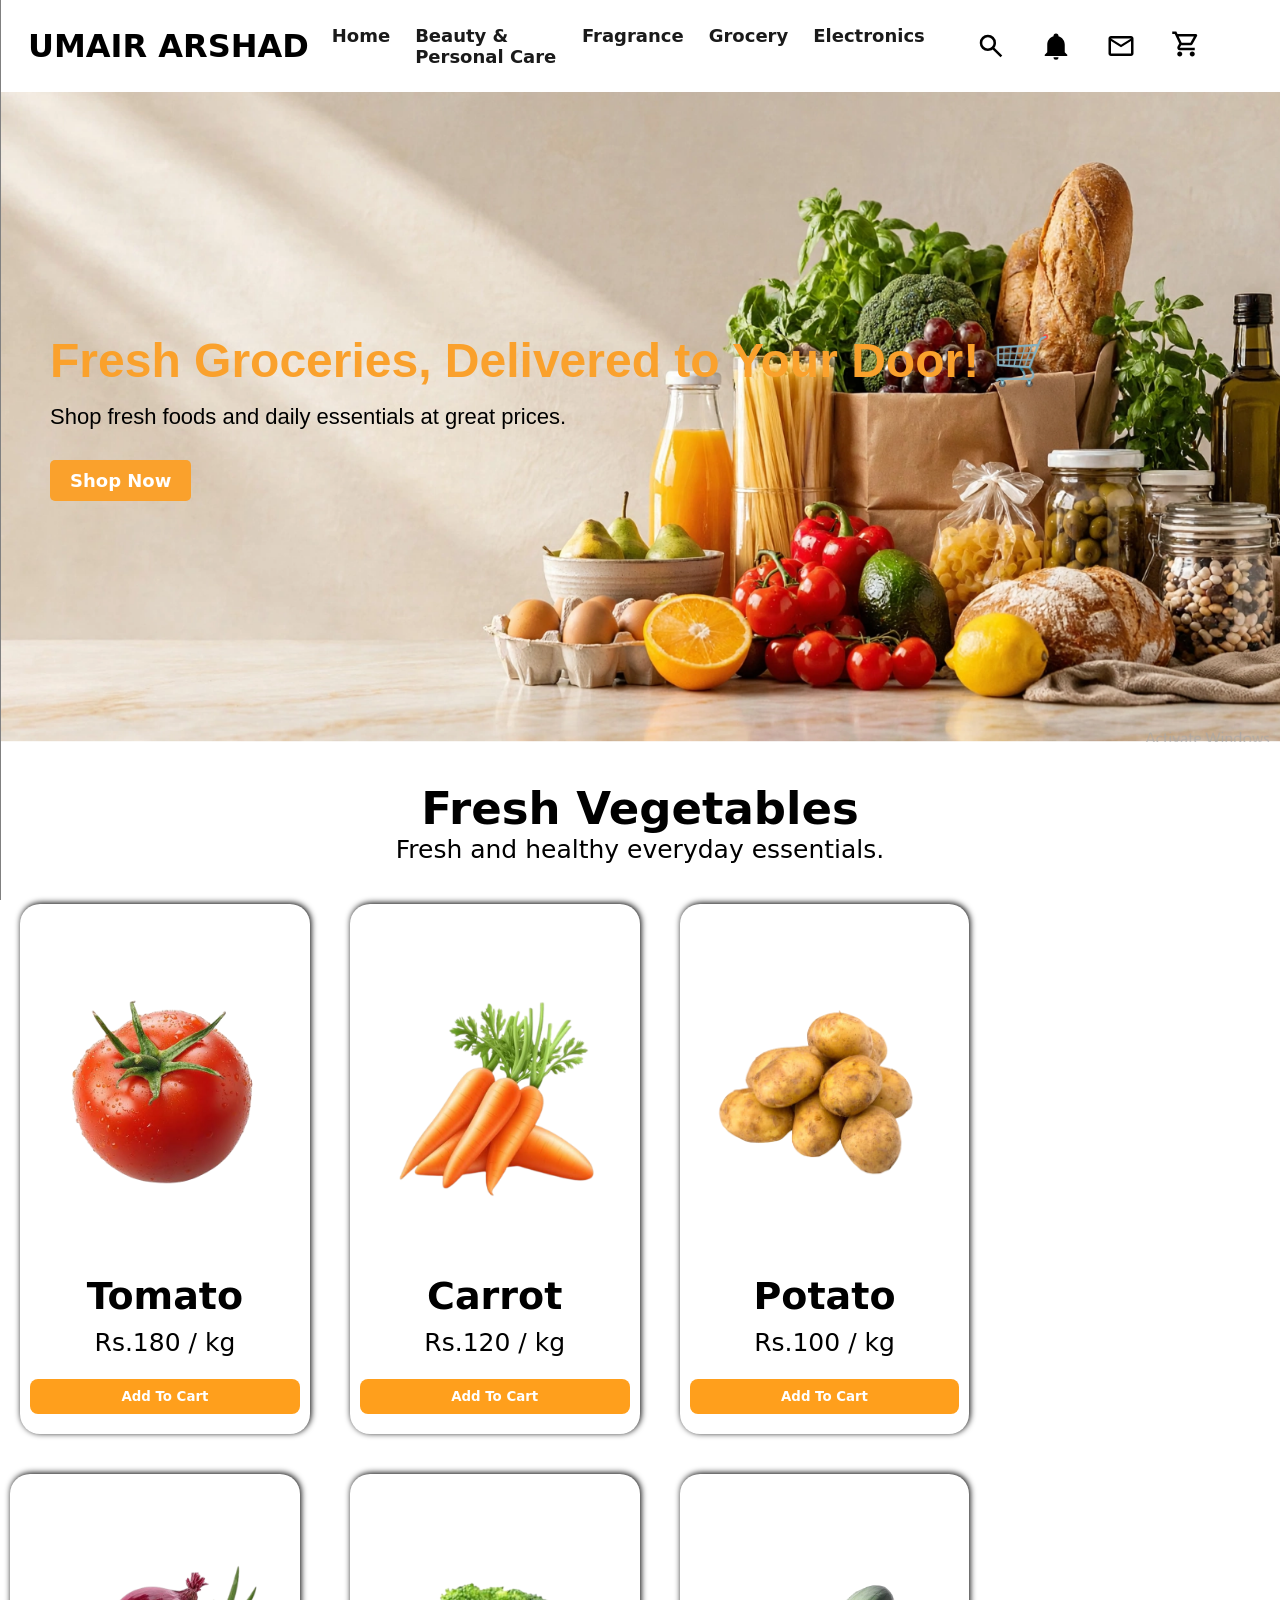
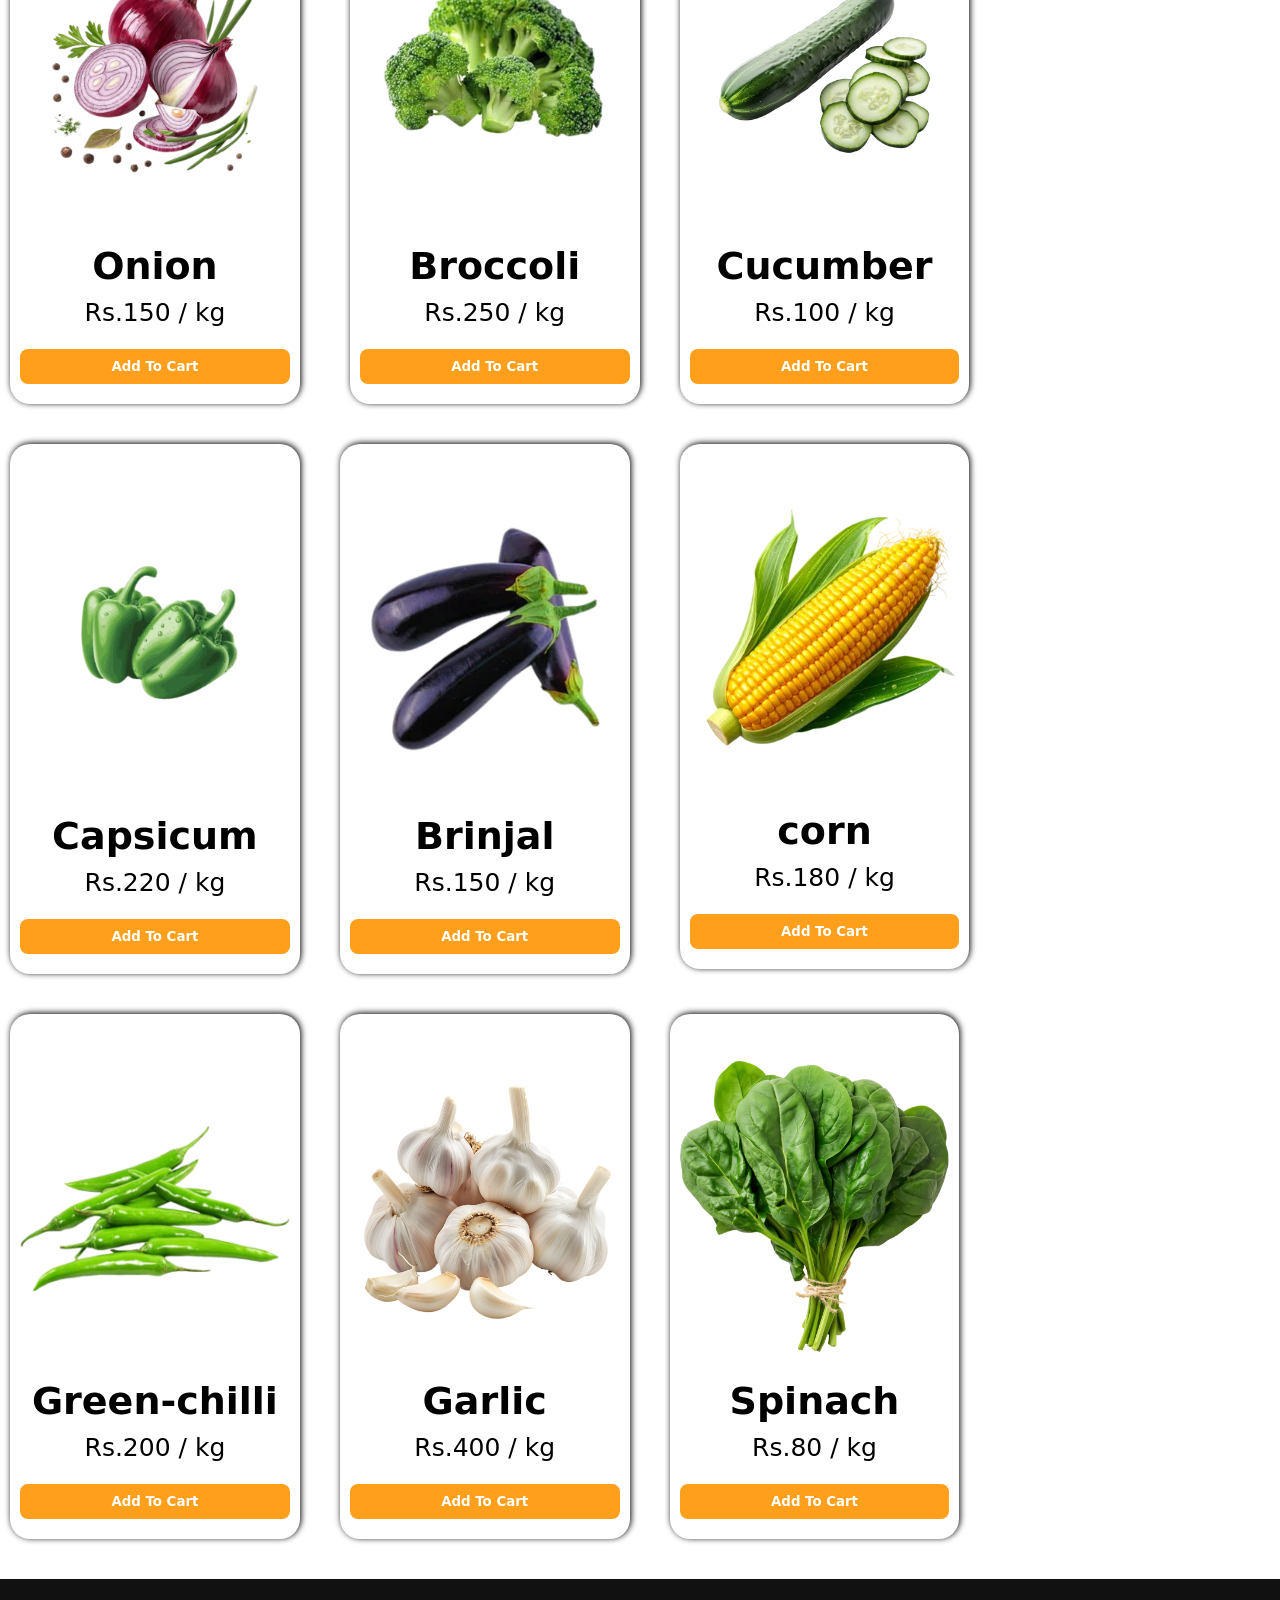
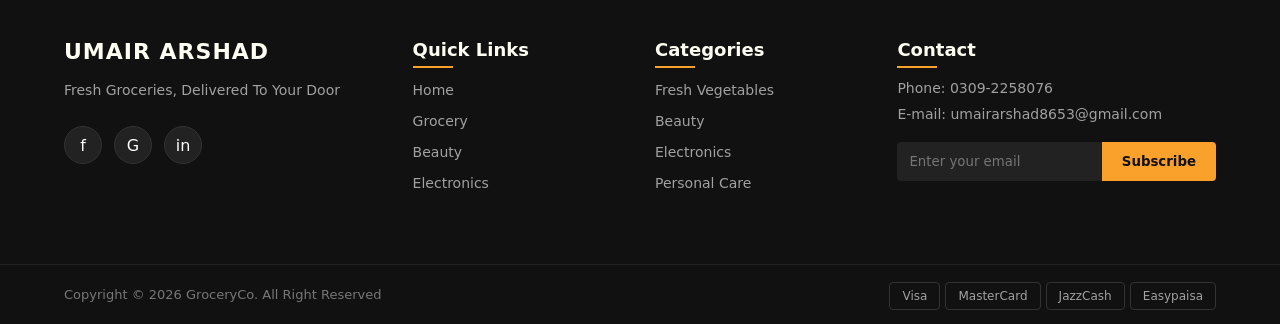
<file: Grocery.html>
<!DOCTYPE html>
<html lang="en">

<head>
    <meta charset="UTF-8">
    <meta name="viewport" content="width=device-width, initial-scale=1.0">
    <title>UA Store | GROCERY</title>
    <link rel="icon" href="assets/Tab logo/logo.webp">
    <link rel="stylesheet" href="assets/style/style.css">
    <link rel="stylesheet" href="assets/style/responsive.css">
</head>

<body>
    <header id="Header">
    </header>


    <aside id="aside">
    </aside>




    <main>

        <div class="banner">
            <h1 class="Groceries_h1">Fresh Groceries, Delivered to Your Door! 🛒</h1>

            <p class="Groceries_p">Shop fresh foods and daily essentials at great prices.</p>

            <div class="Groceries_Button">
                <a href="#main_heading_vegetable"><button type="submit">Shop Now</button>
                </a>
            </div>
        </div>



        <div id="main_heading_vegetable">

            <h1 class="heading_vegetable">Fresh Vegetables</h1>
            <p class="P_vegetable">Fresh and healthy everyday essentials.</p>

        </div>


        <div class="vegetable_cards">


            <div class="Toamto">
                <div class="Tomato-image">

                    <img src="assets/Grocery Item/Tomato.webp" alt="">


                </div>

                <h1>Tomato</h1>
                <p>Rs.180 / kg </p>

                <button>Add To Cart</button>




            </div>


            <div class="carrot">
                <div class="carrot-image">
                    <img src="assets/Grocery Item/carrot.webp" alt="">


                </div>


                <h1>Carrot</h1>

                <p>Rs.120 / kg</p>

                <button>Add To Cart</button>




            </div>




            <div class="Potato">
                <div class="Potato-image">

                    <img src="assets/Grocery Item/Potato.webp" alt="">
                </div>


                <h1>Potato</h1>

                <p>Rs.100 / kg</p>

                <button>Add To Cart</button>




            </div>



            <div class="Onion">
                <div class="Onion-image">
                    <img src="assets/Grocery Item/onion.webp" alt="">

                </div>


                <h1>Onion</h1>

                <p>Rs.150 / kg</p>

                <button>Add To Cart</button>




            </div>





            <div class=" Broccoli">
                <div class=" Broccoli-image">
                    <img src="assets/Grocery Item/cabbage.webp" alt="">

                </div>


                <h1>Broccoli</h1>

                <p>Rs.250 / kg</p>

                <button>Add To Cart</button>




            </div>



            <div class="Cucumber">
                <div class="Cucumber-image">

                    <img src="assets/Grocery Item/Cucumber.webp" alt="">


                </div>

                <h1>Cucumber</h1>
                <p>Rs.100 / kg</p>

                <button>Add To Cart</button>




            </div>


            <div class="Capsicum">
                <div class="Capsicum-image">

                    <img src="assets/Grocery Item/Capasium.webp" alt="">


                </div>

                <h1>Capsicum</h1>
                <p>Rs.220 / kg</p>

                <button>Add To Cart</button>




            </div>


            <div class="Brinjal">
                <div class="Brinjal-image">

                    <img src="assets/Grocery Item/brinjal.webp" alt="">


                </div>

                <h1>Brinjal </h1>
         <p>Rs.150 / kg</p> 

                <button>Add To Cart</button>




            </div>


            <div class="corn">
                <div class="corn-image">

                    <img src="assets/Grocery Item/corn.webp" alt="">


                </div>

                <h1>corn</h1>
                <p>Rs.180 / kg</p> 

                <button>Add To Cart</button>




            </div>


            <div class="green-chilli">
                <div class="green-chilli-image">

                    <img src="assets/Grocery Item/greenchilli.webp" alt="">


                </div>

                <h1>Green-chilli</h1>
            <p>Rs.200 / kg</p> 

                <button>Add To Cart</button>




            </div>





            <div class="Garlic">
                <div class="Garlic-image">

                    <img src="assets/Grocery Item/Garlic.webp" alt="">


                </div>

                <h1>Garlic</h1>
             <p>Rs.400 / kg</p>

                <button>Add To Cart</button>




            </div>



            <div class="Spinach">
                <div class="Spinach-image">

                    <img src="assets/Grocery Item/Spinach.webp" alt="">


                </div>

                <h1>Spinach</h1>
          <p>Rs.80 / kg</p>

                <button>Add To Cart</button>




            </div>











        </div>





    </main>



    <!-- footer -->

    <footer id="Footer">
    </footer>

    <!-- footer -->



    <script src="assets/functions/function.js"></script>
</body>

</html>
</file>
<file: assets/style/style.css>
* {
    margin: 0px;
    padding: 0px;
    font-family: system-ui, -apple-system, BlinkMacSystemFont, 'Segoe UI', Roboto, Oxygen, Ubuntu, Cantarell, 'Open Sans', 'Helvetica Neue', sans-serif;
    box-sizing: border-box;

}

aside {
    background-color: #ffffff;
    width: 0%;
    position: fixed;
    top: 0px;
    height: 100vh;
    overflow: hidden;
    z-index: 9999;
    overflow-y: auto;
    border-right: gray 1px solid;

}

#cart {
    width: 0%;
}

aside>h1 {
    margin: 0px 0px;
    padding: 25px;

}

aside>img {
    position: absolute;
    right: 5px;
    top: 10px;
}

aside>nav>ul>li {
    margin-top: 15px;

}

aside>nav>ul>li>a {
    text-decoration: none;
    color: #000000;
    font-weight: 600;
    margin-left: 50px;
}

aside>nav>ul>li>a:hover {
    transition: 0.2s;
    color: #faa12c;
}


header {
    width: 100%;
    display: flex;
    padding: 15px;
    background-color: #FFFFFF;
    box-shadow: 0px 4px 10px #00000333;

}

.logo {
    width: 25%;
    display: flex;
    align-items: center;
    justify-content: center;
    padding: 10px;
    cursor: pointer;
    text-transform: uppercase;
}

.menu {
    width: 50%;
    padding: 10px;
    display: flex;
    justify-content: center;
    font-size: 18px;
    align-items: center;
}

.icon {
    width: 25%;
    padding: 10px;
    display: flex;
    gap: 35px;
    justify-content: center;
    cursor: pointer;
    align-items: center;

}

header>.menu>nav>ul {
    list-style: none;
    display: flex;
    gap: 25px;
}


header>.menu>nav>ul>li>a {
    color: #1A1A1A;
    text-decoration: none;
    font-weight: 600;
}

header>.menu>nav>ul>li>a:hover {
    color: #FF9900;
    transition: 0.2s;
}

.menuicon {
    display: none;
}


/* Index page Styling */

.viewmore {
    border: none;
    border-radius: 5px;
    font-size: 18px;
    cursor: pointer;
    margin: auto;
    font-weight: bold;
    border-radius: 20px;
    color: #000000;
    padding: 10px 20px;
    text-decoration: none;
    border: 1px solid black;
}


.viewmore:hover {
    transition: 0.4s;
    background-color: #faa12c;

}

.banner_home {
    width: 100%;
    height: 650px;
    background-image: url(../Index/banner.webp.jpg);
    background-repeat: no-repeat;
    background-position: center;
    background-size: cover;
    display: flex;
    flex-direction: column;
    justify-content: center;
    align-items: flex-start;
    padding: 0px 50px;
    box-sizing: border-box;
}

.home_h1 {
    margin: 0px;
    font-family: sans-serif;
    font-size: 48px;
    color: #faa12c;
}

.home_p {
    font-size: 22px;
    margin: 15px 0px;
    display: flex;
    align-items: center;
    font-family: sans-serif;
    text-align: left;

}

.home_Button {
    margin: 15px 0px 0px 0px;
    text-align: left;
    font-family: sans-serif;
    display: flex;
    align-items: center;
}

.home_Button>a>button {
    border: none;
    border-radius: 5px;
    font-size: 18px;
    cursor: pointer;
    font-weight: bold;
    background-color: #faa12c;
    color: white;
    padding: 10px 20px;
}

.home_Button>a>button:hover {
    background-color: black;
    color: white;
    transition: 0.3s;

}

#main_heading_home>.heading_home {
    font-size: 45px;
    margin-top: 40px;
    text-align: center;
}

.P_home {
    text-align: center;
    font-size: 25px;
    margin: 0px 10%;

}


.home_cards {
    display: flex;
    flex-wrap: wrap;
    justify-content: flex-start;
    gap: 40px;
    margin: 40px 10px;
    background-color: #FFFFFF;
    border-radius: 16px;
}



.kivi {
    width: 23%;
    margin-left: 10px;
    border-radius: 20px;
    padding: 20px 10px;
    height: 100%;
    box-shadow: 1px -1px 6px;
    overflow: hidden;
}

.kivi-image {
    width: 100%;
    height: 350px;
    overflow: hidden;
    box-sizing: border-box;
    padding: 20px;
}

.kivi-image>img {
    cursor: pointer;
    width: 100%;
    height: 100%;
    object-fit: contain;
    transition: transform 0.3s ease;
    display: block;
}

.kivi-image>img:hover {
    transform: scale(1.1);
}

.kivi>h1 {
    text-align: center;
    font-size: 38px;
}

.kivi>button {
    background-color: #FF9F1C;
    color: white;
    border: none;
    width: 100%;
    padding: 10px;
    border-radius: 8px;
    font-weight: bold;
    cursor: pointer;
    margin-top: 12px;
    transition: 0.3s
}

.kivi>button:hover {
    background-color: black;
}

.kivi>p {
    text-align: center;
    font-size: 25px;
    padding: 10px;
}





.avacado {
    width: 23%;
    border-radius: 20px;
    padding: 20px 10px;
    height: 100%;
    box-shadow: 1px -1px 6px;
    overflow: hidden;
}

.avacado-image {
    width: 100%;
    height: 350px;
    overflow: hidden;
    box-sizing: border-box;
    padding: 20px;
}

.avacado-image>img {
    cursor: pointer;
    width: 100%;
    height: 100%;
    object-fit: contain;
    transition: transform 0.3s ease;
    display: block;
}

.avacado-image>img:hover {
    transform: scale(1.1);
}

.avacado>h1 {
    text-align: center;
    font-size: 38px;
}

.avacado>button {
    background-color: #FF9F1C;
    color: white;
    border: none;
    width: 100%;
    padding: 10px;
    border-radius: 8px;
    font-weight: bold;
    cursor: pointer;
    margin-top: 12px;
    transition: 0.3s
}

.avacado>button:hover {
    background-color: black;
}

.avacado>p {
    text-align: center;
    font-size: 25px;
    padding: 10px;
}




.dates {
    width: 23%;
    border-radius: 20px;
    padding: 20px 10px;
    height: 100%;
    box-shadow: 1px -1px 6px;
    overflow: hidden;
}

.dates-image {
    width: 100%;
    height: 350px;
    overflow: hidden;
    box-sizing: border-box;
    padding: 20px;
}

.dates-image>img {
    cursor: pointer;
    width: 100%;
    height: 100%;
    object-fit: contain;
    transition: transform 0.3s ease;
    display: block;
}

.dates-image>img:hover {
    transform: scale(1.1);
}

.dates>h1 {
    text-align: center;
    font-size: 38px;
}

.dates>button {
    background-color: #FF9F1C;
    color: white;
    border: none;
    width: 100%;
    padding: 10px;
    border-radius: 8px;
    font-weight: bold;
    cursor: pointer;
    margin-top: 12px;
    transition: 0.3s
}

.dates>button:hover {
    background-color: black;
}

.dates>p {
    text-align: center;
    font-size: 25px;
    padding: 10px;
}





.strawberry {
    width: 23%;
    border-radius: 20px;
    padding: 20px 10px;
    height: 100%;
    box-shadow: 1px -1px 6px;
    overflow: hidden;
}

.strawberry-image {
    width: 100%;
    height: 350px;
    overflow: hidden;
    box-sizing: border-box;
    padding: 20px;
}

.strawberry-image>img {
    cursor: pointer;
    width: 100%;
    height: 100%;
    object-fit: contain;
    transition: transform 0.3s ease;
    display: block;
}

.strawberry-image>img:hover {
    transform: scale(1.1);
}

.strawberry>h1 {
    text-align: center;
    font-size: 38px;
}

.strawberry>button {
    background-color: #FF9F1C;
    color: white;
    border: none;
    width: 100%;
    padding: 10px;
    border-radius: 8px;
    font-weight: bold;
    cursor: pointer;
    margin-top: 12px;
    transition: 0.3s
}

.strawberry>button:hover {
    background-color: black;
}

.strawberry>p {
    text-align: center;
    font-size: 25px;
    padding: 10px;
}





.Blush {
    margin-left: 10px;

    width: 23%;
    border-radius: 20px;
    padding: 20px 10px;
    height: 100%;
    box-shadow: 1px -1px 6px;
    overflow: hidden;
}

.Blush-image {
    width: 100%;
    height: 350px;
    overflow: hidden;
    box-sizing: border-box;
    padding: 20px;
}

.Blush-image>img {
    cursor: pointer;
    width: 100%;
    height: 100%;
    object-fit: contain;
    transition: transform 0.3s ease;
    display: block;
}

.Blush-image>img:hover {
    transform: scale(1.1);
}

.Blush>h1 {
    text-align: center;
    font-size: 38px;
}

.Blush>button {
    background-color: #FF9F1C;
    color: white;
    border: none;
    width: 100%;
    padding: 10px;
    border-radius: 8px;
    font-weight: bold;
    cursor: pointer;
    margin-top: 12px;
    transition: 0.3s
}

.Blush>button:hover {
    background-color: black;
}

.Blush>p {
    text-align: center;
    font-size: 25px;
    padding: 10px;
}





.Compact {
    width: 23%;
    border-radius: 20px;
    padding: 20px 10px;
    height: 100%;
    box-shadow: 1px -1px 6px;
    overflow: hidden;
}

.Compact-image {
    width: 100%;
    height: 350px;
    overflow: hidden;
    box-sizing: border-box;
    padding: 20px;
}

.Compact-image>img {
    cursor: pointer;
    width: 100%;
    height: 100%;
    object-fit: contain;
    transition: transform 0.3s ease;
    display: block;
}

.Compact-image>img:hover {
    transform: scale(1.1);
}

.Compact>h1 {
    text-align: center;
    font-size: 38px;
}

.Compact>button {
    background-color: #FF9F1C;
    color: white;
    border: none;
    width: 100%;
    padding: 10px;
    border-radius: 8px;
    font-weight: bold;
    cursor: pointer;
    margin-top: 12px;
    transition: 0.3s
}

.Compact>button:hover {
    background-color: black;
}

.Compact>p {
    text-align: center;
    font-size: 25px;
    padding: 10px;
}



.Kajal {
    width: 23%;
    border-radius: 20px;
    padding: 20px 10px;
    height: 100%;
    box-shadow: 1px -1px 6px;
    overflow: hidden;
}

.Kajal-image {
    width: 100%;
    height: 350px;
    overflow: hidden;
    box-sizing: border-box;
    padding: 20px;
}

.Kajal-image>img {
    cursor: pointer;
    width: 100%;
    height: 100%;
    object-fit: contain;
    transition: transform 0.3s ease;
    display: block;
}

.Kajal-image>img:hover {
    transform: scale(1.1);
}

.Kajal>h1 {
    text-align: center;
    font-size: 38px;
}

.Kajal>button {
    background-color: #FF9F1C;
    color: white;
    border: none;
    width: 100%;
    padding: 10px;
    border-radius: 8px;
    font-weight: bold;
    cursor: pointer;
    margin-top: 12px;
    transition: 0.3s
}


.Kajal>button:hover {
    background-color: black;
}

.Kajal>p {
    text-align: center;
    font-size: 25px;
    padding: 10px;
}





.Lip {
    width: 23%;
    border-radius: 20px;
    padding: 20px 10px;
    height: 100%;
    box-shadow: 1px -1px 6px;
    overflow: hidden;
}

.Lip>image {
    width: 100%;
    height: 350px;
    overflow: hidden;
    box-sizing: border-box;
    padding: 20px;
}

.Lip-image>img {
    cursor: pointer;
    width: 100%;
    height: 350px;
    object-fit: contain;
    transition: transform 0.3s ease;
    display: block;
}

.Lip-image>img:hover {
    transform: scale(1.1);
}

.Lip>h1 {
    text-align: center;
    font-size: 38px;
}

.Lip>button {
    background-color: #FF9F1C;
    color: white;
    border: none;
    width: 100%;
    padding: 10px;
    border-radius: 8px;
    font-weight: bold;
    cursor: pointer;
    margin-top: 12px;
    transition: 0.3s
}

.Lip>button:hover {
    background-color: black;
}


.Lip>p {
    text-align: center;
    font-size: 25px;
    padding: 10px;
}




.Bleu {
    width: 23%;
    border-radius: 20px;
    padding: 20px 10px;
    height: 100%;
    box-shadow: 1px -1px 6px;
    margin-left: 10px;
    overflow: hidden;
}

.Bleu>image {
    width: 100%;
    height: 350px;
    overflow: hidden;
    box-sizing: border-box;
    padding: 20px;
}

.Bleu-image>img {
    cursor: pointer;
    width: 100%;
    height: 345px;
    object-fit: contain;
    transition: transform 0.3s ease;
    display: block;
}

.Bleu-image>img:hover {
    transform: scale(1.1);
}

.Bleu>h1 {
    text-align: center;
    font-size: 38px;
}

.Bleu>button {
    background-color: #FF9F1C;
    color: white;
    border: none;
    width: 100%;
    padding: 10px;
    border-radius: 8px;
    font-weight: bold;
    cursor: pointer;
    margin-top: 12px;
    transition: 0.3s
}

.Bleu>button:hover {
    background-color: black;
}

.Bleu>p {
    text-align: center;
    font-size: 25px;
    padding: 10px;
}




.Bloom {
    width: 23%;
    border-radius: 20px;
    padding: 20px 10px;
    height: 100%;
    box-shadow: 1px -1px 6px;
    overflow: hidden;
}

.Bloom>image {
    width: 100%;
    height: 350px;
    overflow: hidden;
    box-sizing: border-box;
    padding: 20px;
}

.Bloom-image>img {
    cursor: pointer;
    width: 100%;
    height: 345px;
    object-fit: contain;
    transition: transform 0.3s ease;
    display: block;
}

.Bloom-image>img:hover {
    transform: scale(1.1);
}

.Bloom>h1 {
    text-align: center;
    font-size: 38px;
}

.Bloom>button {
    background-color: #FF9F1C;
    color: white;
    border: none;
    width: 100%;
    padding: 10px;
    border-radius: 8px;
    font-weight: bold;
    cursor: pointer;
    margin-top: 12px;
    transition: 0.3s
}

.Bloom>button:hover {
    background-color: black;
}

.Bloom>p {
    text-align: center;
    font-size: 25px;
    padding: 10px;
}






.adore {
    width: 23%;
    border-radius: 20px;
    padding: 20px 10px;
    height: 100%;
    box-shadow: 1px -1px 6px;
    overflow: hidden;
}

.adore>image {
    width: 100%;
    height: 350px;
    overflow: hidden;
    box-sizing: border-box;
    padding: 20px;
}

.adore-image>img {
    cursor: pointer;
    width: 100%;
    height: 345px;
    object-fit: contain;
    transition: transform 0.3s ease;
    display: block;
}

.adore-image>img:hover {
    transform: scale(1.1);
}

.adore>h1 {
    text-align: center;
    font-size: 38px;
}

.adore>button {
    background-color: #FF9F1C;
    color: white;
    border: none;
    width: 100%;
    padding: 10px;
    border-radius: 8px;
    font-weight: bold;
    cursor: pointer;
    margin-top: 12px;
    transition: 0.3s
}

.adore>button:hover {
    background-color: black;
}


.adore>p {
    text-align: center;
    font-size: 25px;
    padding: 10px;
}





.Opium {
    width: 23%;
    border-radius: 20px;
    padding: 20px 10px;
    height: 100%;
    box-shadow: 1px -1px 6px;
    overflow: hidden;
}

.Opium>image {
    width: 100%;
    height: 350px;
    overflow: hidden;
    box-sizing: border-box;
    padding: 20px;
}

.Opium-image>img {
    cursor: pointer;
    width: 100%;
    height: 345px;
    object-fit: contain;
    transition: transform 0.3s ease;
    display: block;
}

.Opium-image>img:hover {
    transform: scale(1.1);
}

.Opium>h1 {
    text-align: center;
    font-size: 38px;
}

.Opium>button {
    background-color: #FF9F1C;
    color: white;
    border: none;
    width: 100%;
    padding: 10px;
    border-radius: 8px;
    font-weight: bold;
    cursor: pointer;
    margin-top: 12px;
    transition: 0.3s
}

.Opium>button:hover {
    background-color: black;
}


.Opium>p {
    text-align: center;
    font-size: 25px;
    padding: 10px;
}







.dronecamera {
    width: 23%;
    border-radius: 20px;
    padding: 20px 10px;
    height: 100%;
    box-shadow: 1px -1px 6px;
    margin-left: 10px;
    overflow: hidden;
}

.dronecamera>image {
    width: 100%;
    height: 350px;
    overflow: hidden;
    box-sizing: border-box;
    padding: 20px;
}

.dronecamera-image>img {
    cursor: pointer;
    width: 100%;
    height: 345px;
    object-fit: contain;
    transition: transform 0.3s ease;
    display: block;
}

.dronecamera-image>img:hover {
    transform: scale(1.1);
}

.dronecamera>h1 {
    text-align: center;
    font-size: 38px;
}

.dronecamera>button {
    background-color: #FF9F1C;
    color: white;
    border: none;
    width: 100%;
    padding: 10px;
    border-radius: 8px;
    font-weight: bold;
    cursor: pointer;
    margin-top: 12px;
    transition: 0.3s
}

.dronecamera>button:hover {
    background-color: black;
}

.dronecamera>p {
    text-align: center;
    font-size: 25px;
    padding: 10px;
}




.rgbmouse {
    width: 23%;
    border-radius: 20px;
    padding: 20px 10px;
    height: 100%;
    box-shadow: 1px -1px 6px;
    overflow: hidden;
}

.rgbmouse>image {
    width: 100%;
    height: 350px;
    overflow: hidden;
    box-sizing: border-box;
    padding: 20px;
}

.rgbmouse-image>img {
    cursor: pointer;
    width: 100%;
    height: 345px;
    object-fit: contain;
    transition: transform 0.3s ease;
    display: block;
}

.rgbmouse-image>img:hover {
    transform: scale(1.1);
}

.rgbmouse>h1 {
    text-align: center;
    font-size: 38px;
}

.rgbmouse>button {
    background-color: #FF9F1C;
    color: white;
    border: none;
    width: 100%;
    padding: 10px;
    border-radius: 8px;
    font-weight: bold;
    cursor: pointer;
    margin-top: 12px;
    transition: 0.3s
}

.rgbmouse>button:hover {
    background-color: black;
}

.rgbmouse>p {
    text-align: center;
    font-size: 25px;
    padding: 10px;
}






.speaker {
    width: 23%;
    border-radius: 20px;
    padding: 20px 10px;
    height: 100%;
    box-shadow: 1px -1px 6px;
    overflow: hidden;
}

.speaker>image {
    width: 100%;
    height: 350px;
    overflow: hidden;
    box-sizing: border-box;
    padding: 20px;
}

.speaker-image>img {
    cursor: pointer;
    width: 100%;
    height: 345px;
    object-fit: contain;
    transition: transform 0.3s ease;
    display: block;
}

.speaker-image>img:hover {
    transform: scale(1.1);
}

.speaker>h1 {
    text-align: center;
    font-size: 38px;
}

.speaker>button {
    background-color: #FF9F1C;
    color: white;
    border: none;
    width: 100%;
    padding: 10px;
    border-radius: 8px;
    font-weight: bold;
    cursor: pointer;
    margin-top: 12px;
    transition: 0.3s
}

.speaker>button:hover {
    background-color: black;
}


.speaker>p {
    text-align: center;
    font-size: 25px;
    padding: 10px;
}





.vrset {
    width: 23%;
    border-radius: 20px;
    padding: 20px 10px;
    height: 100%;
    box-shadow: 1px -1px 6px;
    overflow: hidden;
}

.vrset>image {
    width: 100%;
    height: 350px;
    overflow: hidden;
    box-sizing: border-box;
    padding: 20px;
}

.vrset-image>img {
    cursor: pointer;
    width: 100%;
    height: 345px;
    object-fit: contain;
    transition: transform 0.3s ease;
    display: block;
}

.vrset-image>img:hover {
    transform: scale(1.1);
}

.vrset>h1 {
    text-align: center;
    font-size: 38px;
}

.vrset>button {
    background-color: #FF9F1C;
    color: white;
    border: none;
    width: 100%;
    padding: 10px;
    border-radius: 8px;
    font-weight: bold;
    cursor: pointer;
    margin-top: 12px;
    transition: 0.3s
}

.vrset>button:hover {
    background-color: black;
}


.vrset>p {
    text-align: center;
    font-size: 25px;
    padding: 10px;
}





/* beauty page styling */




.banner_beauty {
    width: 100%;
    height: 650px;
    background-image: url(../beauty\ &\ Personal\ Care/banner.webp);
    background-repeat: no-repeat;
    background-position: center;
    background-size: cover;
    display: flex;
    flex-direction: column;
    justify-content: center;
    align-items: flex-start;
    padding: 0px 50px;
    box-sizing: border-box;
}

.beauty_h1 {
    margin: 0px;
    font-family: sans-serif;
    font-size: 48px;
    color: #faa12c;
}

.beauty_p {
    font-size: 22px;
    margin: 15px 0px;
    display: flex;
    align-items: center;
    font-family: sans-serif;
    text-align: left;

}

.beauty_Button {
    margin: 15px 0px 0px 0px;
    text-align: left;
    font-family: sans-serif;
    display: flex;
    align-items: center;
}

.beauty_Button>a>button {
    border: none;
    border-radius: 5px;
    font-size: 18px;
    cursor: pointer;
    font-weight: bold;
    background-color: #faa12c;
    color: white;
    padding: 10px 20px;
}

.beauty_Button>a>button:hover {
    background-color: black;
    color: white;
    transition: 0.3s;

}

#main_heading_beauty>.heading_beauty {
    font-size: 45px;
    margin-top: 40px;
    text-align: center;
}

.P_beauty {
    text-align: center;
    font-size: 25px;
    margin: 0px 10%;

}


.beauty_cards {
    display: flex;
    flex-wrap: wrap;
    justify-content: flex-start;
    gap: 40px;
    margin: 40px 10px;
    background-color: #FFFFFF;
    border-radius: 16px;
}



.Deodorant {
    width: 23%;
    margin-left: 10px;
    border-radius: 20px;
    padding: 20px 10px;
    height: 100%;
    box-shadow: 1px -1px 6px;
    overflow: hidden;
}

.Deodorant-image {
    width: 100%;
    height: 350px;
    overflow: hidden;
    box-sizing: border-box;
    padding: 20px;
}

.Deodorant-image>img {
    cursor: pointer;
    width: 100%;
    height: 100%;
    object-fit: contain;
    transition: transform 0.3s ease;
    display: block;
}

.Deodorant-image>img:hover {
    transform: scale(1.1);
}

.Deodorant>h1 {
    text-align: center;
    font-size: 38px;
}

.Deodorant>button {
    background-color: #FF9F1C;
    color: white;
    border: none;
    width: 100%;
    padding: 10px;
    border-radius: 8px;
    font-weight: bold;
    cursor: pointer;
    margin-top: 12px;
    transition: 0.3s
}

.Deodorant>button:hover {
    background-color: black;
}

.Deodorant>p {
    text-align: center;
    font-size: 25px;
    padding: 10px;
}









.Eyeshadow {
    width: 23%;
    border-radius: 20px;
    padding: 20px 10px;
    height: 100%;
    box-shadow: 1px -1px 6px;
    overflow: hidden;
}

.Eyeshadow-image {
    width: 100%;
    height: 350px;
    overflow: hidden;
    box-sizing: border-box;
    padding: 20px;
}

.Eyeshadow-image>img {
    cursor: pointer;
    width: 100%;
    height: 100%;
    object-fit: contain;
    transition: transform 0.3s ease;
    display: block;
}

.Eyeshadow-image>img:hover {
    transform: scale(1.1);
}

.Eyeshadow>h1 {
    text-align: center;
    font-size: 38px;
}

.Eyeshadow>button {
    background-color: #FF9F1C;
    color: white;
    border: none;
    width: 100%;
    padding: 10px;
    border-radius: 8px;
    font-weight: bold;
    cursor: pointer;
    margin-top: 12px;
    transition: 0.3s
}

.Eyeshadow>button:hover {
    background-color: black;
}

.Eyeshadow>p {
    text-align: center;
    font-size: 25px;
    padding: 10px;
}




.face {
    width: 23%;
    border-radius: 20px;
    padding: 20px 10px;
    height: 100%;
    box-shadow: 1px -1px 6px;
    overflow: hidden;
}

.face-image {
    width: 100%;
    height: 350px;
    overflow: hidden;
    box-sizing: border-box;
    padding: 20px;
}

.face-image>img {
    cursor: pointer;
    width: 100%;
    height: 100%;
    object-fit: contain;
    transition: transform 0.3s ease;
    display: block;
}

.face-image>img:hover {
    transform: scale(1.1);
}

.face>h1 {
    text-align: center;
    font-size: 38px;
}

.face>button {
    background-color: #FF9F1C;
    color: white;
    border: none;
    width: 100%;
    padding: 10px;
    border-radius: 8px;
    font-weight: bold;
    cursor: pointer;
    margin-top: 12px;
    transition: 0.3s
}

.face>button:hover {
    background-color: black;
}

.face>p {
    text-align: center;
    font-size: 25px;
    padding: 10px;
}





.Foundation {
    width: 23%;
    border-radius: 20px;
    padding: 20px 10px;
    height: 100%;
    box-shadow: 1px -1px 6px;
    overflow: hidden;
}

.Foundation-image {
    width: 100%;
    height: 350px;
    overflow: hidden;
    box-sizing: border-box;
    padding: 20px;
}

.Foundation-image>img {
    cursor: pointer;
    width: 100%;
    height: 100%;
    object-fit: contain;
    transition: transform 0.3s ease;
    display: block;
}

.Foundation-image>img:hover {
    transform: scale(1.1);
}

.Foundation>h1 {
    text-align: center;
    font-size: 38px;
}

.Foundation>button {
    background-color: #FF9F1C;
    color: white;
    border: none;
    width: 100%;
    padding: 10px;
    border-radius: 8px;
    font-weight: bold;
    cursor: pointer;
    margin-top: 12px;
    transition: 0.3s
}

.Foundation>button:hover {
    background-color: black;
}

.Foundation>p {
    text-align: center;
    font-size: 25px;
    padding: 10px;
}





.Hand {
    margin-left: 10px;

    width: 23%;
    border-radius: 20px;
    padding: 20px 10px;
    height: 100%;
    box-shadow: 1px -1px 6px;
    overflow: hidden;
}

.Hand-image {
    width: 100%;
    height: 350px;
    overflow: hidden;
    box-sizing: border-box;
    padding: 20px;
}

.Hand-image>img {
    cursor: pointer;
    width: 100%;
    height: 100%;
    object-fit: contain;
    transition: transform 0.3s ease;
    display: block;
}

.Hand-image>img:hover {
    transform: scale(1.1);
}

.Hand>h1 {
    text-align: center;
    font-size: 38px;
}

.Hand>button {
    background-color: #FF9F1C;
    color: white;
    border: none;
    width: 100%;
    padding: 10px;
    border-radius: 8px;
    font-weight: bold;
    cursor: pointer;
    margin-top: 12px;
    transition: 0.3s
}

.Hand>button:hover {
    background-color: black;
}

.Hand>p {
    text-align: center;
    font-size: 25px;
    padding: 10px;
}





.Lipstick {
    width: 23%;
    border-radius: 20px;
    padding: 20px 10px;
    height: 100%;
    box-shadow: 1px -1px 6px;
    overflow: hidden;
}

.Lipstick-image {
    width: 100%;
    height: 350px;
    overflow: hidden;
    box-sizing: border-box;
    padding: 20px;
}

.Lipstick-image>img {
    cursor: pointer;
    width: 100%;
    height: 100%;
    object-fit: contain;
    transition: transform 0.3s ease;
    display: block;
}

.Lipstick-image>img:hover {
    transform: scale(1.1);
}

.Lipstick>h1 {
    text-align: center;
    font-size: 38px;
}

.Lipstick>button {
    background-color: #FF9F1C;
    color: white;
    border: none;
    width: 100%;
    padding: 10px;
    border-radius: 8px;
    font-weight: bold;
    cursor: pointer;
    margin-top: 12px;
    transition: 0.3s
}

.Lipstick>button:hover {
    background-color: black;
}

.Lipstick>p {
    text-align: center;
    font-size: 25px;
    padding: 10px;
}



.lotion {
    width: 23%;
    border-radius: 20px;
    padding: 20px 10px;
    height: 100%;
    box-shadow: 1px -1px 6px;
    overflow: hidden;
}

.lotion-image {
    width: 100%;
    height: 350px;
    overflow: hidden;
    box-sizing: border-box;
    padding: 20px;
}

.lotion-image>img {
    cursor: pointer;
    width: 100%;
    height: 100%;
    object-fit: contain;
    transition: transform 0.3s ease;
    display: block;
}

.lotion-image>img:hover {
    transform: scale(1.1);
}

.lotion>h1 {
    text-align: center;
    font-size: 38px;
}

.lotion>button {
    background-color: #FF9F1C;
    color: white;
    border: none;
    width: 100%;
    padding: 10px;
    border-radius: 8px;
    font-weight: bold;
    cursor: pointer;
    margin-top: 12px;
    transition: 0.3s
}

.lotion>button:hover {
    background-color: black;
}

.lotion>p {
    text-align: center;
    font-size: 25px;
    padding: 10px;
}





.Makeup {
    width: 23%;
    border-radius: 20px;
    padding: 20px 10px;
    height: 100%;
    box-shadow: 1px -1px 6px;
    overflow: hidden;
}

.Makeup>image {
    width: 100%;
    height: 350px;
    overflow: hidden;
    box-sizing: border-box;
    padding: 20px;
}

.Makeup-image>img {
    cursor: pointer;
    width: 100%;
    height: 350px;
    object-fit: contain;
    transition: transform 0.3s ease;
    display: block;
}

.Makeup-image>img:hover {
    transform: scale(1.1);
}

.Makeup>h1 {
    text-align: center;
    font-size: 38px;
}

.Makeup>button {
    background-color: #FF9F1C;
    color: white;
    border: none;
    width: 100%;
    padding: 10px;
    border-radius: 8px;
    font-weight: bold;
    cursor: pointer;
    margin-top: 12px;
    transition: 0.3s
}

.Makeup>button:hover {
    background-color: black;
}


.Makeup>p {
    text-align: center;
    font-size: 25px;
    padding: 10px;
}




.Mascara {
    width: 23%;
    border-radius: 20px;
    padding: 20px 10px;
    height: 100%;
    box-shadow: 1px -1px 6px;
    margin-left: 10px;
    overflow: hidden;
}

.Mascara>image {
    width: 100%;
    height: 350px;
    overflow: hidden;
    box-sizing: border-box;
    padding: 20px;
}

.Mascara-image>img {
    cursor: pointer;
    width: 100%;
    height: 345px;
    object-fit: contain;
    transition: transform 0.3s ease;
    display: block;
}

.Mascara-image>img:hover {
    transform: scale(1.1);
}

.Mascara>h1 {
    text-align: center;
    font-size: 38px;
}

.Mascara>button {
    background-color: #FF9F1C;
    color: white;
    border: none;
    width: 100%;
    padding: 10px;
    border-radius: 8px;
    font-weight: bold;
    cursor: pointer;
    margin-top: 12px;
    transition: 0.3s
}

.Mascara>button:hover {
    background-color: black;
}

.Mascara>p {
    text-align: center;
    font-size: 25px;
    padding: 10px;
}




.Polish {
    width: 23%;
    border-radius: 20px;
    padding: 20px 10px;
    height: 100%;
    box-shadow: 1px -1px 6px;
    overflow: hidden;
}

.Polish>image {
    width: 100%;
    height: 350px;
    overflow: hidden;
    box-sizing: border-box;
    padding: 20px;
}

.Polish-image>img {
    cursor: pointer;
    width: 100%;
    height: 345px;
    object-fit: contain;
    transition: transform 0.3s ease;
    display: block;
}

.Polish-image>img:hover {
    transform: scale(1.1);
}

.Polish>h1 {
    text-align: center;
    font-size: 38px;
}

.Polish>button {
    background-color: #FF9F1C;
    color: white;
    border: none;
    width: 100%;
    padding: 10px;
    border-radius: 8px;
    font-weight: bold;
    cursor: pointer;
    margin-top: 12px;
    transition: 0.3s
}

.Polish>button:hover {
    background-color: black;
}

.Polish>p {
    text-align: center;
    font-size: 25px;
    padding: 10px;
}






.Razor {
    width: 23%;
    border-radius: 20px;
    padding: 20px 10px;
    height: 100%;
    box-shadow: 1px -1px 6px;
    overflow: hidden;
}

.Razor>image {
    width: 100%;
    height: 350px;
    overflow: hidden;
    box-sizing: border-box;
    padding: 20px;
}

.Razor-image>img {
    cursor: pointer;
    width: 100%;
    height: 345px;
    object-fit: contain;
    transition: transform 0.3s ease;
    display: block;
}

.Razor-image>img:hover {
    transform: scale(1.1);
}

.Razor>h1 {
    text-align: center;
    font-size: 38px;
}

.Razor>button {
    background-color: #FF9F1C;
    color: white;
    border: none;
    width: 100%;
    padding: 10px;
    border-radius: 8px;
    font-weight: bold;
    cursor: pointer;
    margin-top: 12px;
    transition: 0.3s
}

.Razor>button:hover {
    background-color: black;
}


.Razor>p {
    text-align: center;
    font-size: 25px;
    padding: 10px;
}





.Shampoo {
    width: 23%;
    border-radius: 20px;
    padding: 20px 10px;
    height: 100%;
    box-shadow: 1px -1px 6px;
    overflow: hidden;
}

.Shampoo>image {
    width: 100%;
    height: 350px;
    overflow: hidden;
    box-sizing: border-box;
    padding: 20px;
}

.Shampoo-image>img {
    cursor: pointer;
    width: 100%;
    height: 345px;
    object-fit: contain;
    transition: transform 0.3s ease;
    display: block;
}

.Shampoo-image>img:hover {
    transform: scale(1.1);
}

.Shampoo>h1 {
    text-align: center;
    font-size: 38px;
}

.Shampoo>button {
    background-color: #FF9F1C;
    color: white;
    border: none;
    width: 100%;
    padding: 10px;
    border-radius: 8px;
    font-weight: bold;
    cursor: pointer;
    margin-top: 12px;
    transition: 0.3s
}

.Shampoo>button:hover {
    background-color: black;
}


.Shampoo>p {
    text-align: center;
    font-size: 25px;
    padding: 10px;
}





/* Grocery page styling */


.banner {
    width: 100%;
    height: 650px;
    background-image: url(../Grocerry/banner.webp);
    background-repeat: no-repeat;
    background-position: center;
    background-size: cover;
    display: flex;
    flex-direction: column;
    justify-content: center;
    align-items: flex-start;
    padding: 0px 50px;
    box-sizing: border-box;
}

.Groceries_h1 {
    margin: 0px;
    font-family: sans-serif;
    font-size: 48px;
    color: #faa12c;
}

.Groceries_p {
    font-size: 22px;
    margin: 15px 0px;
    display: flex;
    align-items: center;
    font-family: sans-serif;
    text-align: left;

}

.Groceries_Button {
    margin: 15px 0px 0px 0px;
    text-align: left;
    font-family: sans-serif;
    display: flex;
    align-items: center;
}

.Groceries_Button>a>button {
    border: none;
    border-radius: 5px;
    font-size: 18px;
    cursor: pointer;
    font-weight: bold;
    background-color: #faa12c;
    color: white;
    padding: 10px 20px;
}

.Groceries_Button>a>button:hover {
    background-color: black;
    color: white;
    transition: 0.3s;

}

#main_heading_vegetable>.heading_vegetable {
    font-size: 45px;
    margin-top: 40px;
    text-align: center;
}

.P_vegetable {
    text-align: center;
    font-size: 25px;
    margin: 0px 10%;

}


.vegetable_cards {
    display: flex;
    flex-wrap: wrap;
    justify-content: flex-start;
    gap: 40px;
    margin: 40px 10px;
    background-color: #FFFFFF;
    border-radius: 16px;
}



.Toamto {
    width: 23%;
    margin-left: 10px;
    border-radius: 20px;
    padding: 20px 10px;
    height: 100%;
    box-shadow: 1px -1px 6px;
    overflow: hidden;
}

.Tomato-image {
    width: 100%;
    height: 350px;
    overflow: hidden;
    box-sizing: border-box;
    padding: 20px;
}

.Tomato-image>img {
    cursor: pointer;
    width: 100%;
    height: 100%;
    object-fit: contain;
    transition: transform 0.3s ease;
    display: block;
}

.Tomato-image>img:hover {
    transform: scale(1.1);
}

.Toamto>h1 {
    text-align: center;
    font-size: 38px;
}

.Toamto>button {
    background-color: #FF9F1C;
    color: white;
    border: none;
    width: 100%;
    padding: 10px;
    border-radius: 8px;
    font-weight: bold;
    cursor: pointer;
    margin-top: 12px;
    transition: 0.3s
}

.Toamto>button:hover {
    background-color: black;
}

.Toamto>p {
    text-align: center;
    font-size: 25px;
    padding: 10px;
}









.carrot {
    width: 23%;
    border-radius: 20px;
    padding: 20px 10px;
    height: 100%;
    box-shadow: 1px -1px 6px;
    overflow: hidden;
}

.carrot-image {
    width: 100%;
    height: 350px;
    overflow: hidden;
    box-sizing: border-box;
    padding: 20px;
}

.carrot-image>img {
    cursor: pointer;
    width: 100%;
    height: 100%;
    object-fit: contain;
    transition: transform 0.3s ease;
    display: block;
}

.carrot-image>img:hover {
    transform: scale(1.1);
}

.carrot>h1 {
    text-align: center;
    font-size: 38px;
}

.carrot>button {
    background-color: #FF9F1C;
    color: white;
    border: none;
    width: 100%;
    padding: 10px;
    border-radius: 8px;
    font-weight: bold;
    cursor: pointer;
    margin-top: 12px;
    transition: 0.3s
}

.carrot>button:hover {
    background-color: black;
}

.carrot>p {
    text-align: center;
    font-size: 25px;
    padding: 10px;
}




.Potato {
    width: 23%;
    border-radius: 20px;
    padding: 20px 10px;
    height: 100%;
    box-shadow: 1px -1px 6px;
    overflow: hidden;
}

.Potato-image {
    width: 100%;
    height: 350px;
    overflow: hidden;
    box-sizing: border-box;
    padding: 20px;
}

.Potato-image>img {
    cursor: pointer;
    width: 100%;
    height: 100%;
    object-fit: contain;
    transition: transform 0.3s ease;
    display: block;
}

.Potato-image>img:hover {
    transform: scale(1.1);
}

.Potato>h1 {
    text-align: center;
    font-size: 38px;
}

.Potato>button {
    background-color: #FF9F1C;
    color: white;
    border: none;
    width: 100%;
    padding: 10px;
    border-radius: 8px;
    font-weight: bold;
    cursor: pointer;
    margin-top: 12px;
    transition: 0.3s
}

.Potato>button:hover {
    background-color: black;
}

.Potato>p {
    text-align: center;
    font-size: 25px;
    padding: 10px;
}





.Onion {
    width: 23%;
    border-radius: 20px;
    padding: 20px 10px;
    height: 100%;
    box-shadow: 1px -1px 6px;
    overflow: hidden;
}

.Onion-image {
    width: 100%;
    height: 350px;
    overflow: hidden;
    box-sizing: border-box;
    padding: 20px;
}

.Onion-image>img {
    cursor: pointer;
    width: 100%;
    height: 100%;
    object-fit: contain;
    transition: transform 0.3s ease;
    display: block;
}

.Onion-image>img:hover {
    transform: scale(1.1);
}

.Onion>h1 {
    text-align: center;
    font-size: 38px;
}

.Onion>button {
    background-color: #FF9F1C;
    color: white;
    border: none;
    width: 100%;
    padding: 10px;
    border-radius: 8px;
    font-weight: bold;
    cursor: pointer;
    margin-top: 12px;
    transition: 0.3s
}

.Onion>button:hover {
    background-color: black;
}

.Onion>p {
    text-align: center;
    font-size: 25px;
    padding: 10px;
}





.Broccoli {
    margin-left: 10px;

    width: 23%;
    border-radius: 20px;
    padding: 20px 10px;
    height: 100%;
    box-shadow: 1px -1px 6px;
    overflow: hidden;
}

.Broccoli-image {
    width: 100%;
    height: 350px;
    overflow: hidden;
    box-sizing: border-box;
    padding: 20px;
}

.Broccoli-image>img {
    cursor: pointer;
    width: 100%;
    height: 100%;
    object-fit: contain;
    transition: transform 0.3s ease;
    display: block;
}

.Broccoli-image>img:hover {
    transform: scale(1.1);
}

.Broccoli>h1 {
    text-align: center;
    font-size: 38px;
}

.Broccoli>button {
    background-color: #FF9F1C;
    color: white;
    border: none;
    width: 100%;
    padding: 10px;
    border-radius: 8px;
    font-weight: bold;
    cursor: pointer;
    margin-top: 12px;
    transition: 0.3s
}

.Broccoli>button:hover {
    background-color: black;
}

.Broccoli>p {
    text-align: center;
    font-size: 25px;
    padding: 10px;
}





.Cucumber {
    width: 23%;
    border-radius: 20px;
    padding: 20px 10px;
    height: 100%;
    box-shadow: 1px -1px 6px;
    overflow: hidden;
}

.Cucumber-image {
    width: 100%;
    height: 350px;
    overflow: hidden;
    box-sizing: border-box;
    padding: 20px;
}

.Cucumber-image>img {
    cursor: pointer;
    width: 100%;
    height: 100%;
    object-fit: contain;
    transition: transform 0.3s ease;
    display: block;
}

.Cucumber-image>img:hover {
    transform: scale(1.1);
}

.Cucumber>h1 {
    text-align: center;
    font-size: 38px;
}

.Cucumber>button {
    background-color: #FF9F1C;
    color: white;
    border: none;
    width: 100%;
    padding: 10px;
    border-radius: 8px;
    font-weight: bold;
    cursor: pointer;
    margin-top: 12px;
    transition: 0.3s
}

.Cucumber>button:hover {
    background-color: black;
}

.Cucumber>p {
    text-align: center;
    font-size: 25px;
    padding: 10px;
}



.Capsicum {
    width: 23%;
    border-radius: 20px;
    padding: 20px 10px;
    height: 100%;
    box-shadow: 1px -1px 6px;
    overflow: hidden;
}

.Capsicum-image {
    width: 100%;
    height: 350px;
    overflow: hidden;
    box-sizing: border-box;
    padding: 20px;
}

.Capsicum-image>img {
    cursor: pointer;
    width: 100%;
    height: 100%;
    object-fit: contain;
    transition: transform 0.3s ease;
    display: block;
}

.Capsicum-image>img:hover {
    transform: scale(1.1);
}

.Capsicum>h1 {
    text-align: center;
    font-size: 38px;
}

.Capsicum>button {
    background-color: #FF9F1C;
    color: white;
    border: none;
    width: 100%;
    padding: 10px;
    border-radius: 8px;
    font-weight: bold;
    cursor: pointer;
    margin-top: 12px;
    transition: 0.3s
}


.Capsicum>button:hover {
    background-color: black;
}

.Capsicum>p {
    text-align: center;
    font-size: 25px;
    padding: 10px;
}





.Brinjal {
    width: 23%;
    border-radius: 20px;
    padding: 20px 10px;
    height: 100%;
    box-shadow: 1px -1px 6px;
    overflow: hidden;
}

.Brinjal>image {
    width: 100%;
    height: 350px;
    overflow: hidden;
    box-sizing: border-box;
    padding: 20px;
}

.Brinjal-image>img {
    cursor: pointer;
    width: 100%;
    height: 350px;
    object-fit: contain;
    transition: transform 0.3s ease;
    display: block;
}

.Brinjal-image>img:hover {
    transform: scale(1.1);
}

.Brinjal>h1 {
    text-align: center;
    font-size: 38px;
}

.Brinjal>button {
    background-color: #FF9F1C;
    color: white;
    border: none;
    width: 100%;
    padding: 10px;
    border-radius: 8px;
    font-weight: bold;
    cursor: pointer;
    margin-top: 12px;
    transition: 0.3s
}

.Brinjal>button:hover {
    background-color: black;
}


.Brinjal>p {
    text-align: center;
    font-size: 25px;
    padding: 10px;
}




.corn {
    width: 23%;
    border-radius: 20px;
    padding: 20px 10px;
    height: 100%;
    box-shadow: 1px -1px 6px;
    margin-left: 10px;
    overflow: hidden;
}

.corn>image {
    width: 100%;
    height: 350px;
    overflow: hidden;
    box-sizing: border-box;
    padding: 20px;
}

.corn-image>img {
    cursor: pointer;
    width: 100%;
    height: 345px;
    object-fit: contain;
    transition: transform 0.3s ease;
    display: block;
}

.corn-image>img:hover {
    transform: scale(1.1);
}

.corn>h1 {
    text-align: center;
    font-size: 38px;
}

.corn>button {
    background-color: #FF9F1C;
    color: white;
    border: none;
    width: 100%;
    padding: 10px;
    border-radius: 8px;
    font-weight: bold;
    cursor: pointer;
    margin-top: 12px;
    transition: 0.3s
}

.corn>button:hover {
    background-color: black;
}

.corn>p {
    text-align: center;
    font-size: 25px;
    padding: 10px;
}




.green-chilli {
    width: 23%;
    border-radius: 20px;
    padding: 20px 10px;
    height: 100%;
    box-shadow: 1px -1px 6px;
    overflow: hidden;
}

.green-chilli>image {
    width: 100%;
    height: 350px;
    overflow: hidden;
    box-sizing: border-box;
    padding: 20px;
}

.green-chilli-image>img {
    cursor: pointer;
    width: 100%;
    height: 345px;
    object-fit: contain;
    transition: transform 0.3s ease;
    display: block;
}

.green-chilli-image>img:hover {
    transform: scale(1.1);
}

.green-chilli>h1 {
    text-align: center;
    font-size: 38px;
}

.green-chilli>button {
    background-color: #FF9F1C;
    color: white;
    border: none;
    width: 100%;
    padding: 10px;
    border-radius: 8px;
    font-weight: bold;
    cursor: pointer;
    margin-top: 12px;
    transition: 0.3s
}

.green-chilli>button:hover {
    background-color: black;
}

.green-chilli>p {
    text-align: center;
    font-size: 25px;
    padding: 10px;
}






.Garlic {
    width: 23%;
    border-radius: 20px;
    padding: 20px 10px;
    height: 100%;
    box-shadow: 1px -1px 6px;
    overflow: hidden;
}

.Garlic>image {
    width: 100%;
    height: 350px;
    overflow: hidden;
    box-sizing: border-box;
    padding: 20px;
}

.Garlic-image>img {
    cursor: pointer;
    width: 100%;
    height: 345px;
    object-fit: contain;
    transition: transform 0.3s ease;
    display: block;
}

.Garlic-image>img:hover {
    transform: scale(1.1);
}

.Garlic>h1 {
    text-align: center;
    font-size: 38px;
}

.Garlic>button {
    background-color: #FF9F1C;
    color: white;
    border: none;
    width: 100%;
    padding: 10px;
    border-radius: 8px;
    font-weight: bold;
    cursor: pointer;
    margin-top: 12px;
    transition: 0.3s
}

.Garlic>button:hover {
    background-color: black;
}


.Garlic>p {
    text-align: center;
    font-size: 25px;
    padding: 10px;
}





.Spinach {
    width: 23%;
    border-radius: 20px;
    padding: 20px 10px;
    height: 100%;
    box-shadow: 1px -1px 6px;
    overflow: hidden;
}

.Spinach>image {
    width: 100%;
    height: 350px;
    overflow: hidden;
    box-sizing: border-box;
    padding: 20px;
}

.Spinach-image>img {
    cursor: pointer;
    width: 100%;
    height: 345px;
    object-fit: contain;
    transition: transform 0.3s ease;
    display: block;
}

.Spinach-image>img:hover {
    transform: scale(1.1);
}

.Spinach>h1 {
    text-align: center;
    font-size: 38px;
}

.Spinach>button {
    background-color: #FF9F1C;
    color: white;
    border: none;
    width: 100%;
    padding: 10px;
    border-radius: 8px;
    font-weight: bold;
    cursor: pointer;
    margin-top: 12px;
    transition: 0.3s
}

.Spinach>button:hover {
    background-color: black;
}


.Spinach>p {
    text-align: center;
    font-size: 25px;
    padding: 10px;
}




/* Fragrance page styling */



.banner_fragrence {
    width: 100%;
    height: 650px;
    background-image: url(../Fragrence/banner.webp.jpg);
    background-repeat: no-repeat;
    background-position: center;
    background-size: cover;
    display: flex;
    flex-direction: column;
    justify-content: center;
    align-items: flex-start;
    padding: 0px 50px;
    box-sizing: border-box;
}

.fragrence_h1 {
    margin: 0px;
    font-family: sans-serif;
    font-size: 48px;
    color: #faa12c;
}

.fragrence_p {
    font-size: 22px;
    margin: 15px 0px;
    display: flex;
    align-items: center;
    font-family: sans-serif;
    text-align: left;

}

.fragrence_Button {
    margin: 15px 0px 0px 0px;
    text-align: left;
    font-family: sans-serif;
    display: flex;
    align-items: center;
}

.fragrence_Button>a>button {
    border: none;
    border-radius: 5px;
    font-size: 18px;
    cursor: pointer;
    font-weight: bold;
    background-color: #faa12c;
    color: white;
    padding: 10px 20px;
}

.fragrence_Button>a>button:hover {
    background-color: black;
    color: white;
    transition: 0.3s;

}

#main_heading_fragrence>.heading_fragrence {
    font-size: 45px;
    margin-top: 40px;
    text-align: center;
}

.P_fragrence {
    text-align: center;
    font-size: 25px;
    margin: 0px 10%;

}


.fragrence_cards {
    display: flex;
    flex-wrap: wrap;
    justify-content: flex-start;
    gap: 40px;
    margin: 40px 10px;
    background-color: #FFFFFF;
    border-radius: 16px;
}



.Armani {
    width: 23%;
    margin-left: 10px;
    border-radius: 20px;
    padding: 20px 10px;
    height: 100%;
    box-shadow: 1px -1px 6px;
    overflow: hidden;
}

.Armani-image {
    width: 100%;
    height: 350px;
    overflow: hidden;
    box-sizing: border-box;
    padding: 20px;
}

.Armani-image>img {
    cursor: pointer;
    width: 100%;
    height: 100%;
    object-fit: contain;
    transition: transform 0.3s ease;
    display: block;
}

.Armani-image>img:hover {
    transform: scale(1.1);
}

.Armani>h1 {
    text-align: center;
    font-size: 38px;
}

.Armani>button {
    background-color: #FF9F1C;
    color: white;
    border: none;
    width: 100%;
    padding: 10px;
    border-radius: 8px;
    font-weight: bold;
    cursor: pointer;
    margin-top: 12px;
    transition: 0.3s
}

.Armani>button:hover {
    background-color: black;
}

.Armani>p {
    text-align: center;
    font-size: 25px;
    padding: 10px;
}









.Carolina {
    width: 23%;
    border-radius: 20px;
    padding: 20px 10px;
    height: 100%;
    box-shadow: 1px -1px 6px;
    overflow: hidden;
}

.Carolina-image {
    width: 100%;
    height: 350px;
    overflow: hidden;
    box-sizing: border-box;
    padding: 20px;
}

.Carolina-image>img {
    cursor: pointer;
    width: 100%;
    height: 100%;
    object-fit: contain;
    transition: transform 0.3s ease;
    display: block;
}

.Carolina-image>img:hover {
    transform: scale(1.1);
}

.Carolina>h1 {
    text-align: center;
    font-size: 38px;
}

.Carolina>button {
    background-color: #FF9F1C;
    color: white;
    border: none;
    width: 100%;
    padding: 10px;
    border-radius: 8px;
    font-weight: bold;
    cursor: pointer;
    margin-top: 12px;
    transition: 0.3s
}

.Carolina>button:hover {
    background-color: black;
}

.Carolina>p {
    text-align: center;
    font-size: 25px;
    padding: 10px;
}




.Chanel {
    width: 23%;
    border-radius: 20px;
    padding: 20px 10px;
    height: 100%;
    box-shadow: 1px -1px 6px;
    overflow: hidden;
}

.Chanel-image {
    width: 100%;
    height: 350px;
    overflow: hidden;
    box-sizing: border-box;
    padding: 20px;
}

.Chanel-image>img {
    cursor: pointer;
    width: 100%;
    height: 100%;
    object-fit: contain;
    transition: transform 0.3s ease;
    display: block;
}

.Chanel-image>img:hover {
    transform: scale(1.1);
}

.Chanel>h1 {
    text-align: center;
    font-size: 38px;
}

.Chanel>button {
    background-color: #FF9F1C;
    color: white;
    border: none;
    width: 100%;
    padding: 10px;
    border-radius: 8px;
    font-weight: bold;
    cursor: pointer;
    margin-top: 12px;
    transition: 0.3s
}

.Chanel>button:hover {
    background-color: black;
}

.Chanel>p {
    text-align: center;
    font-size: 25px;
    padding: 10px;
}





.ChanelNo {
    width: 23%;
    border-radius: 20px;
    padding: 20px 10px;
    height: 100%;
    box-shadow: 1px -1px 6px;
    overflow: hidden;
}

.ChanelNo-image {
    width: 100%;
    height: 350px;
    overflow: hidden;
    box-sizing: border-box;
    padding: 20px;
}

.ChanelNo-image>img {
    cursor: pointer;
    width: 100%;
    height: 100%;
    object-fit: contain;
    transition: transform 0.3s ease;
    display: block;
}

.ChanelNo-image>img:hover {
    transform: scale(1.1);
}

.ChanelNo>h1 {
    text-align: center;
    font-size: 38px;
}

.ChanelNo>button {
    background-color: #FF9F1C;
    color: white;
    border: none;
    width: 100%;
    padding: 10px;
    border-radius: 8px;
    font-weight: bold;
    cursor: pointer;
    margin-top: 12px;
    transition: 0.3s
}

.ChanelNo>button:hover {
    background-color: black;
}

.ChanelNo>p {
    text-align: center;
    font-size: 25px;
    padding: 10px;
}





.Creed {
    margin-left: 10px;

    width: 23%;
    border-radius: 20px;
    padding: 20px 10px;
    height: 100%;
    box-shadow: 1px -1px 6px;
    overflow: hidden;
}

.Creed-image {
    width: 100%;
    height: 350px;
    overflow: hidden;
    box-sizing: border-box;
    padding: 20px;
}

.Creed-image>img {
    cursor: pointer;
    width: 100%;
    height: 100%;
    object-fit: contain;
    transition: transform 0.3s ease;
    display: block;
}

.Creed-image>img:hover {
    transform: scale(1.1);
}

.Creed>h1 {
    text-align: center;
    font-size: 38px;
}

.Creed>button {
    background-color: #FF9F1C;
    color: white;
    border: none;
    width: 100%;
    padding: 10px;
    border-radius: 8px;
    font-weight: bold;
    cursor: pointer;
    margin-top: 12px;
    transition: 0.3s
}

.Creed>button:hover {
    background-color: black;
}

.Creed>p {
    text-align: center;
    font-size: 25px;
    padding: 10px;
}





.Sauvage {
    width: 23%;
    border-radius: 20px;
    padding: 20px 10px;
    height: 100%;
    box-shadow: 1px -1px 6px;
    overflow: hidden;
}

.Sauvage-image {
    width: 100%;
    height: 350px;
    overflow: hidden;
    box-sizing: border-box;
    padding: 20px;
}

.Sauvage-image>img {
    cursor: pointer;
    width: 100%;
    height: 100%;
    object-fit: contain;
    transition: transform 0.3s ease;
    display: block;
}

.Sauvage-image>img:hover {
    transform: scale(1.1);
}

.Sauvage>h1 {
    text-align: center;
    font-size: 38px;
}

.Sauvage>button {
    background-color: #FF9F1C;
    color: white;
    border: none;
    width: 100%;
    padding: 10px;
    border-radius: 8px;
    font-weight: bold;
    cursor: pointer;
    margin-top: 12px;
    transition: 0.3s
}

.Sauvage>button:hover {
    background-color: black;
}

.Sauvage>p {
    text-align: center;
    font-size: 25px;
    padding: 10px;
}



.Gucci {
    width: 23%;
    border-radius: 20px;
    padding: 20px 10px;
    height: 100%;
    box-shadow: 1px -1px 6px;
    overflow: hidden;
}

.Gucci-image {
    width: 100%;
    height: 350px;
    overflow: hidden;
    box-sizing: border-box;
    padding: 20px;
}

.Gucci-image>img {
    cursor: pointer;
    width: 100%;
    height: 100%;
    object-fit: contain;
    transition: transform 0.3s ease;
    display: block;
}

.Gucci-image>img:hover {
    transform: scale(1.1);
}

.Gucci>h1 {
    text-align: center;
    font-size: 38px;
}

.Gucci>button {
    background-color: #FF9F1C;
    color: white;
    border: none;
    width: 100%;
    padding: 10px;
    border-radius: 8px;
    font-weight: bold;
    cursor: pointer;
    margin-top: 12px;
    transition: 0.3s
}


.Gucci>button:hover {
    background-color: black;
}

.Gucci>p {
    text-align: center;
    font-size: 25px;
    padding: 10px;
}





.Peony {
    width: 23%;
    border-radius: 20px;
    padding: 20px 10px;
    height: 100%;
    box-shadow: 1px -1px 6px;
    overflow: hidden;
}

.Peony>image {
    width: 100%;
    height: 350px;
    overflow: hidden;
    box-sizing: border-box;
    padding: 20px;
}

.Peony-image>img {
    cursor: pointer;
    width: 100%;
    height: 350px;
    object-fit: contain;
    transition: transform 0.3s ease;
    display: block;
}

.Peony-image>img:hover {
    transform: scale(1.1);
}

.Peony>h1 {
    text-align: center;
    font-size: 38px;
}

.Peony>button {
    background-color: #FF9F1C;
    color: white;
    border: none;
    width: 100%;
    padding: 10px;
    border-radius: 8px;
    font-weight: bold;
    cursor: pointer;
    margin-top: 12px;
    transition: 0.3s
}

.Peony>button:hover {
    background-color: black;
}


.Peony>p {
    text-align: center;
    font-size: 25px;
    padding: 10px;
}




.Million {
    width: 23%;
    border-radius: 20px;
    padding: 20px 10px;
    height: 100%;
    box-shadow: 1px -1px 6px;
    margin-left: 10px;
    overflow: hidden;
}

.Million>image {
    width: 100%;
    height: 350px;
    overflow: hidden;
    box-sizing: border-box;
    padding: 20px;
}

.Million-image>img {
    cursor: pointer;
    width: 100%;
    height: 345px;
    object-fit: contain;
    transition: transform 0.3s ease;
    display: block;
}

.Million-image>img:hover {
    transform: scale(1.1);
}

.Million>h1 {
    text-align: center;
    font-size: 38px;
}

.Million>button {
    background-color: #FF9F1C;
    color: white;
    border: none;
    width: 100%;
    padding: 10px;
    border-radius: 8px;
    font-weight: bold;
    cursor: pointer;
    margin-top: 12px;
    transition: 0.3s
}

.Million>button:hover {
    background-color: black;
}

.Million>p {
    text-align: center;
    font-size: 25px;
    padding: 10px;
}




.Cherry {
    width: 23%;
    border-radius: 20px;
    padding: 20px 10px;
    height: 100%;
    box-shadow: 1px -1px 6px;
    overflow: hidden;
}

.Cherry>image {
    width: 100%;
    height: 350px;
    overflow: hidden;
    box-sizing: border-box;
    padding: 20px;
}

.Cherry-image>img {
    cursor: pointer;
    width: 100%;
    height: 345px;
    object-fit: contain;
    transition: transform 0.3s ease;
    display: block;
}

.Cherry-image>img:hover {
    transform: scale(1.1);
}

.Cherry>h1 {
    text-align: center;
    font-size: 38px;
}

.Cherry>button {
    background-color: #FF9F1C;
    color: white;
    border: none;
    width: 100%;
    padding: 10px;
    border-radius: 8px;
    font-weight: bold;
    cursor: pointer;
    margin-top: 12px;
    transition: 0.3s
}

.Cherry>button:hover {
    background-color: black;
}

.Cherry>p {
    text-align: center;
    font-size: 25px;
    padding: 10px;
}






.Ford {
    width: 23%;
    border-radius: 20px;
    padding: 20px 10px;
    height: 100%;
    box-shadow: 1px -1px 6px;
    overflow: hidden;
}

.Ford>image {
    width: 100%;
    height: 350px;
    overflow: hidden;
    box-sizing: border-box;
    padding: 20px;
}

.Ford-image>img {
    cursor: pointer;
    width: 100%;
    height: 345px;
    object-fit: contain;
    transition: transform 0.3s ease;
    display: block;
}

.Ford-image>img:hover {
    transform: scale(1.1);
}

.Ford>h1 {
    text-align: center;
    font-size: 38px;
}

.Ford>button {
    background-color: #FF9F1C;
    color: white;
    border: none;
    width: 100%;
    padding: 10px;
    border-radius: 8px;
    font-weight: bold;
    cursor: pointer;
    margin-top: 12px;
    transition: 0.3s
}

.Ford>button:hover {
    background-color: black;
}


.Ford>p {
    text-align: center;
    font-size: 25px;
    padding: 10px;
}





.YSL {
    width: 23%;
    border-radius: 20px;
    padding: 20px 10px;
    height: 100%;
    box-shadow: 1px -1px 6px;
    overflow: hidden;
}

.YSL>image {
    width: 100%;
    height: 350px;
    overflow: hidden;
    box-sizing: border-box;
    padding: 20px;
}

.YSL-image>img {
    cursor: pointer;
    width: 100%;
    height: 345px;
    object-fit: contain;
    transition: transform 0.3s ease;
    display: block;
}

.YSL-image>img:hover {
    transform: scale(1.1);
}

.YSL>h1 {
    text-align: center;
    font-size: 38px;
}

.YSL>button {
    background-color: #FF9F1C;
    color: white;
    border: none;
    width: 100%;
    padding: 10px;
    border-radius: 8px;
    font-weight: bold;
    cursor: pointer;
    margin-top: 12px;
    transition: 0.3s
}

.YSL>button:hover {
    background-color: black;
}


.YSL>p {
    text-align: center;
    font-size: 25px;
    padding: 10px;
}




/* Electronics page styling */



.banner_electronics {
    width: 100%;
    height: 650px;
    background-image: url(../Electronics/banner.webp);
    background-repeat: no-repeat;
    background-position: center;
    background-size: cover;
    display: flex;
    flex-direction: column;
    justify-content: center;
    align-items: flex-start;
    padding: 0px 50px;
    box-sizing: border-box;
}

.electronics_h1 {
    margin: 0px;
    font-family: sans-serif;
    font-size: 48px;
    color: #faa12c;
}

.electronics_p {
    font-size: 22px;
    margin: 15px 0px;
    display: flex;
    align-items: center;
    font-family: sans-serif;
    text-align: left;

}

.electronics_Button {
    margin: 15px 0px 0px 0px;
    text-align: left;
    font-family: sans-serif;
    display: flex;
    align-items: center;
}

.electronics_Button>a>button {
    border: none;
    border-radius: 5px;
    font-size: 18px;
    cursor: pointer;
    font-weight: bold;
    background-color: #faa12c;
    color: white;
    padding: 10px 20px;
}

.electronics_Button>a>button:hover {
    background-color: black;
    color: white;
    transition: 0.3s;

}

#main_heading_electronics>.heading_electronics {
    font-size: 45px;
    margin-top: 40px;
    text-align: center;
}

.P_electronics {
    text-align: center;
    font-size: 25px;
    margin: 0px 10%;

}


.elecronics_cards {
    display: flex;
    flex-wrap: wrap;
    justify-content: flex-start;
    gap: 40px;
    margin: 40px 10px;
    background-color: #FFFFFF;
    border-radius: 16px;
}



.adaptor {
    width: 23%;
    margin-left: 10px;
    border-radius: 20px;
    padding: 20px 10px;
    height: 100%;
    box-shadow: 1px -1px 6px;
    overflow: hidden;
}

.adaptor-image {
    width: 100%;
    height: 350px;
    overflow: hidden;
    box-sizing: border-box;
    padding: 20px;
}

.adaptor-image>img {
    cursor: pointer;
    width: 100%;
    height: 100%;
    object-fit: contain;
    transition: transform 0.3s ease;
    display: block;
}

.adaptor-image>img:hover {
    transform: scale(1.1);
}

.adaptor>h1 {
    text-align: center;
    font-size: 38px;
}

.adaptor>button {
    background-color: #FF9F1C;
    color: white;
    border: none;
    width: 100%;
    padding: 10px;
    border-radius: 8px;
    font-weight: bold;
    cursor: pointer;
    margin-top: 12px;
    transition: 0.3s
}

.adaptor>button:hover {
    background-color: black;
}

.adaptor>p {
    text-align: center;
    font-size: 25px;
    padding: 10px;
}









.handle {
    width: 23%;
    border-radius: 20px;
    padding: 20px 10px;
    height: 100%;
    box-shadow: 1px -1px 6px;
    overflow: hidden;
}

.handle-image {
    width: 100%;
    height: 350px;
    overflow: hidden;
    box-sizing: border-box;
    padding: 20px;
}

.handle-image>img {
    cursor: pointer;
    width: 100%;
    height: 100%;
    object-fit: contain;
    transition: transform 0.3s ease;
    display: block;
}

.handle-image>img:hover {
    transform: scale(1.1);
}

.handle>h1 {
    text-align: center;
    font-size: 38px;
}

.handle>button {
    background-color: #FF9F1C;
    color: white;
    border: none;
    width: 100%;
    padding: 10px;
    border-radius: 8px;
    font-weight: bold;
    cursor: pointer;
    margin-top: 12px;
    transition: 0.3s
}

.handle>button:hover {
    background-color: black;
}

.handle>p {
    text-align: center;
    font-size: 25px;
    padding: 10px;
}




.gaming_headphone {
    width: 23%;
    border-radius: 20px;
    padding: 20px 10px;
    height: 100%;
    box-shadow: 1px -1px 6px;
    overflow: hidden;
}

.gaming_headphone-image {
    width: 100%;
    height: 350px;
    overflow: hidden;
    box-sizing: border-box;
    padding: 20px;
}

.gaming_headphone-image>img {
    cursor: pointer;
    width: 100%;
    height: 100%;
    object-fit: contain;
    transition: transform 0.3s ease;
    display: block;
}

.gaming_headphone-image>img:hover {
    transform: scale(1.1);
}

.gaming_headphone>h1 {
    text-align: center;
    font-size: 38px;
}

.gaming_headphone>button {
    background-color: #FF9F1C;
    color: white;
    border: none;
    width: 100%;
    padding: 10px;
    border-radius: 8px;
    font-weight: bold;
    cursor: pointer;
    margin-top: 12px;
    transition: 0.3s
}

.gaming_headphone>button:hover {
    background-color: black;
}

.gaming_headphone>p {
    text-align: center;
    font-size: 25px;
    padding: 10px;
}





.hair {
    width: 23%;
    border-radius: 20px;
    padding: 20px 10px;
    height: 100%;
    box-shadow: 1px -1px 6px;
    overflow: hidden;
}

.hair-image {
    width: 100%;
    height: 350px;
    overflow: hidden;
    box-sizing: border-box;
    padding: 20px;
}

.hair-image>img {
    cursor: pointer;
    width: 100%;
    height: 100%;
    object-fit: contain;
    transition: transform 0.3s ease;
    display: block;
}

.hair-image>img:hover {
    transform: scale(1.1);
}

.hair>h1 {
    text-align: center;
    font-size: 38px;
}

.hair>button {
    background-color: #FF9F1C;
    color: white;
    border: none;
    width: 100%;
    padding: 10px;
    border-radius: 8px;
    font-weight: bold;
    cursor: pointer;
    margin-top: 12px;
    transition: 0.3s
}

.hair>button:hover {
    background-color: black;
}

.hair>p {
    text-align: center;
    font-size: 25px;
    padding: 10px;
}





.headphone {
    margin-left: 10px;

    width: 23%;
    border-radius: 20px;
    padding: 20px 10px;
    height: 100%;
    box-shadow: 1px -1px 6px;
    overflow: hidden;
}

.headphone-image {
    width: 100%;
    height: 350px;
    overflow: hidden;
    box-sizing: border-box;
    padding: 20px;
}

.headphone-image>img {
    cursor: pointer;
    width: 100%;
    height: 100%;
    object-fit: contain;
    transition: transform 0.3s ease;
    display: block;
}

.headphone-image>img:hover {
    transform: scale(1.1);
}

.headphone>h1 {
    text-align: center;
    font-size: 38px;
}

.headphone>button {
    background-color: #FF9F1C;
    color: white;
    border: none;
    width: 100%;
    padding: 10px;
    border-radius: 8px;
    font-weight: bold;
    cursor: pointer;
    margin-top: 12px;
    transition: 0.3s
}

.headphone>button:hover {
    background-color: black;
}

.headphone>p {
    text-align: center;
    font-size: 25px;
    padding: 10px;
}





.lights {
    width: 23%;
    border-radius: 20px;
    padding: 20px 10px;
    height: 100%;
    box-shadow: 1px -1px 6px;
    overflow: hidden;
}

.lights-image {
    width: 100%;
    height: 350px;
    overflow: hidden;
    box-sizing: border-box;
    padding: 20px;
}

.lights-image>img {
    cursor: pointer;
    width: 100%;
    height: 100%;
    object-fit: contain;
    transition: transform 0.3s ease;
    display: block;
}

.lights-image>img:hover {
    transform: scale(1.1);
}

.lights>h1 {
    text-align: center;
    font-size: 38px;
}

.lights>button {
    background-color: #FF9F1C;
    color: white;
    border: none;
    width: 100%;
    padding: 10px;
    border-radius: 8px;
    font-weight: bold;
    cursor: pointer;
    margin-top: 12px;
    transition: 0.3s
}

.lights>button:hover {
    background-color: black;
}

.lights>p {
    text-align: center;
    font-size: 25px;
    padding: 10px;
}



.powerbank {
    width: 23%;
    border-radius: 20px;
    padding: 20px 10px;
    height: 100%;
    box-shadow: 1px -1px 6px;
    overflow: hidden;
}

.powerbank-image {
    width: 100%;
    height: 350px;
    overflow: hidden;
    box-sizing: border-box;
    padding: 20px;
}

.powerbank-image>img {
    cursor: pointer;
    width: 100%;
    height: 100%;
    object-fit: contain;
    transition: transform 0.3s ease;
    display: block;
}

.powerbank-image>img:hover {
    transform: scale(1.1);
}

.powerbank>h1 {
    text-align: center;
    font-size: 38px;
}

.powerbank>button {
    background-color: #FF9F1C;
    color: white;
    border: none;
    width: 100%;
    padding: 10px;
    border-radius: 8px;
    font-weight: bold;
    cursor: pointer;
    margin-top: 12px;
    transition: 0.3s
}


.powerbank>button:hover {
    background-color: black;
}

.powerbank>p {
    text-align: center;
    font-size: 25px;
    padding: 10px;
}





.projector {
    width: 23%;
    border-radius: 20px;
    padding: 20px 10px;
    height: 100%;
    box-shadow: 1px -1px 6px;
    overflow: hidden;
}

.projector>image {
    width: 100%;
    height: 350px;
    overflow: hidden;
    box-sizing: border-box;
    padding: 20px;
}

.projector-image>img {
    cursor: pointer;
    width: 100%;
    height: 350px;
    object-fit: contain;
    transition: transform 0.3s ease;
    display: block;
}

.projector-image>img:hover {
    transform: scale(1.1);
}

.projector>h1 {
    text-align: center;
    font-size: 38px;
}

.projector>button {
    background-color: #FF9F1C;
    color: white;
    border: none;
    width: 100%;
    padding: 10px;
    border-radius: 8px;
    font-weight: bold;
    cursor: pointer;
    margin-top: 12px;
    transition: 0.3s
}

.projector>button:hover {
    background-color: black;
}


.projector>p {
    text-align: center;
    font-size: 25px;
    padding: 10px;
}




.ringlight {
    width: 23%;
    border-radius: 20px;
    padding: 20px 10px;
    height: 100%;
    box-shadow: 1px -1px 6px;
    margin-left: 10px;
    overflow: hidden;
}

.ringlight>image {
    width: 100%;
    height: 350px;
    overflow: hidden;
    box-sizing: border-box;
    padding: 20px;
}

.ringlight-image>img {
    cursor: pointer;
    width: 100%;
    height: 345px;
    object-fit: contain;
    transition: transform 0.3s ease;
    display: block;
}

.ringlight-image>img:hover {
    transform: scale(1.1);
}

.ringlight>h1 {
    text-align: center;
    font-size: 38px;
}

.ringlight>button {
    background-color: #FF9F1C;
    color: white;
    border: none;
    width: 100%;
    padding: 10px;
    border-radius: 8px;
    font-weight: bold;
    cursor: pointer;
    margin-top: 12px;
    transition: 0.3s
}

.ringlight>button:hover {
    background-color: black;
}

.ringlight>p {
    text-align: center;
    font-size: 25px;
    padding: 10px;
}




.speaker {
    width: 23%;
    border-radius: 20px;
    padding: 20px 10px;
    height: 100%;
    box-shadow: 1px -1px 6px;
    overflow: hidden;
}

.speaker>image {
    width: 100%;
    height: 350px;
    overflow: hidden;
    box-sizing: border-box;
    padding: 20px;
}

.speaker-image>img {
    cursor: pointer;
    width: 100%;
    height: 345px;
    object-fit: contain;
    transition: transform 0.3s ease;
    display: block;
}

.speaker-image>img:hover {
    transform: scale(1.1);
}

.speaker>h1 {
    text-align: center;
    font-size: 38px;
}

.speaker>button {
    background-color: #FF9F1C;
    color: white;
    border: none;
    width: 100%;
    padding: 10px;
    border-radius: 8px;
    font-weight: bold;
    cursor: pointer;
    margin-top: 12px;
    transition: 0.3s
}

.speaker>button:hover {
    background-color: black;
}

.speaker>p {
    text-align: center;
    font-size: 25px;
    padding: 10px;
}






.watch {
    width: 23%;
    border-radius: 20px;
    padding: 20px 10px;
    height: 100%;
    box-shadow: 1px -1px 6px;
    overflow: hidden;
}

.watch>image {
    width: 100%;
    height: 350px;
    overflow: hidden;
    box-sizing: border-box;
    padding: 20px;
}

.watch-image>img {
    cursor: pointer;
    width: 100%;
    height: 345px;
    object-fit: contain;
    transition: transform 0.3s ease;
    display: block;
}

.watch-image>img:hover {
    transform: scale(1.1);
}

.watch>h1 {
    text-align: center;
    font-size: 38px;
}

.watch>button {
    background-color: #FF9F1C;
    color: white;
    border: none;
    width: 100%;
    padding: 10px;
    border-radius: 8px;
    font-weight: bold;
    cursor: pointer;
    margin-top: 12px;
    transition: 0.3s
}

.watch>button:hover {
    background-color: black;
}


.watch>p {
    text-align: center;
    font-size: 25px;
    padding: 10px;
}





.wireless_charger {
    width: 23%;
    border-radius: 20px;
    padding: 20px 10px;
    height: 100%;
    box-shadow: 1px -1px 6px;
    overflow: hidden;
}

.wireless_charger>image {
    width: 100%;
    height: 350px;
    overflow: hidden;
    box-sizing: border-box;
    padding: 20px;
}

.wireless_charger-image>img {
    cursor: pointer;
    width: 100%;
    height: 345px;
    object-fit: contain;
    transition: transform 0.3s ease;
    display: block;
}

.wireless_charger-image>img:hover {
    transform: scale(1.1);
}

.wireless_charger>h1 {
    text-align: center;
    font-size: 38px;
}

.wireless_charger>button {
    background-color: #FF9F1C;
    color: white;
    border: none;
    width: 100%;
    padding: 10px;
    border-radius: 8px;
    font-weight: bold;
    cursor: pointer;
    margin-top: 12px;
    transition: 0.3s
}

.wireless_charger>button:hover {
    background-color: black;
}


.wireless_charger>p {
    text-align: center;
    font-size: 25px;
    padding: 10px;
}



/* cart page */



.cart {
    width: 100%;
    height: 650px;
    background-image: url(../cart/banner.webp.jpg);
    background-repeat: no-repeat;
    background-position: center;
    background-size: cover;
    display: flex;
    flex-direction: column;
    justify-content: center;
    align-items: flex-start;
    padding: 0px 50px;
    box-sizing: border-box;
}

.cart_h1 {
    margin: 0px;
    font-family: sans-serif;
    font-size: 48px;
    color: #faa12c;
}

.cart_p {
    font-size: 22px;
    margin: 15px 0px;
    display: flex;
    align-items: center;
    font-family: sans-serif;
    text-align: left;

}

.cart_Button {
    margin: 15px 0px 0px 0px;
    text-align: left;
    font-family: sans-serif;
    display: flex;
    align-items: center;
}

.cart_Button>a>button {
    border: none;
    border-radius: 5px;
    font-size: 18px;
    cursor: pointer;
    font-weight: bold;
    background-color: #faa12c;
    color: white;
    padding: 10px 20px;
}

.cart_Button>a>button:hover {
    background-color: black;
    color: white;
    transition: 0.3s;
}


.my-cart-wrapper {
    max-width: 950px;
    margin: 40px auto;
    padding: 0 20px;
}

#my-cart-items-box {
    background: #ffffff;
    border: 1px solid #f0e6d8;
    border-radius: 20px;
    padding: 25px 30px;
    box-shadow: 0 15px 40px rgba(61, 47, 38, 0.06);
    font-family: 'Poppins', sans-serif;
}

.my-cart-total-heading {
    font-family: 'Playfair Display', serif;
    font-size: 22px;
    color: #3d2f26;
    text-align: right;
    margin-top: 25px;
    padding-top: 20px;
    border-top: 1px dashed #e8ddd0;
}

#cart-total {
    font-weight: 700;
    color: #3d2f26;
}

.my-cart-actions {
    display: flex;
    flex-direction: column;
    align-items: center;
    gap: 12px;
    margin-top: 25px;
}

.btn-continue {
    width: 320px;
    padding: 13px;
    border-radius: 12px;
    border: 1px solid #e8ddd0;
    background: transparent;
    color: #7a6d63;
    font-size: 14px;
    cursor: pointer;
}

.btn-checkout {
    width: 320px;
    padding: 14px;
    border-radius: 12px;
    border: none;
    background: #3d2f26;
    color: #fff;
    font-size: 15px;
    font-weight: 500;
    cursor: pointer;
    box-shadow: 0 8px 20px rgba(61, 47, 38, 0.2);
}

.btn-continue:hover {
    background: #fdfaf6;
}

.btn-checkout:hover {
    background: #2b211b;
}

/* Cart Items (JS se banege) */
.my-cart-item {
    display: flex;
    gap: 18px;
    padding: 18px 0;
    border-bottom: 1px solid #fdf2e9;
    align-items: center;
}

.my-cart-item img {
    width: 85px;
    height: 85px;
    border-radius: 14px;
    object-fit: cover;
    background: #fdfaf6;
}


/* checkout page  */

.checkout_main{
    display: flex;
    justify-content: center;
    align-items: flex-start;
    gap: 25px;
    padding: 20px;
    flex-wrap: wrap;
    max-width: 1100px;
    margin: auto;
}

.checkout_main > .form,
.checkout_main > .List{
    flex: 1 1 400px; 
    max-width: 500px;
    background-color: #fffaf3;
    border: 1px solid #ddd4c4;
    border-radius: 20px;
    padding: 25px;
    box-sizing: border-box;
}

.checkout_main > .List{
    position: sticky;
    top: 20px;
}

 
.form-control{
    width: 100%;
    padding: 12px 15px;
    margin: 8px 0 16px 0;
    border-radius: 12px;
    border: 1px solid #ddd4c4;
    box-sizing: border-box;
    outline: none;
}
.form-control:focus{
    border-color: #045e04;
}
.form label{
    font-weight: 600;
    font-size: 14px;
    text-transform: capitalize;
}

.place_order{
    background-color: #045e04;
    color: white;
    border: none;
    font-weight: 700;
    padding: 14px 20px;
    width: 100%;
    border-radius: 35px;
    cursor: pointer;
    font-size: 16px;
    margin-top: 10px;
}
.place_order:hover{
    background-color: black;
    transition: 0.3s;
}
.place_order:disabled{
    background-color: gray !important;
    cursor: not-allowed;
}
 
#checkout-items div{
    display: flex;
    justify-content: space-between;
    padding: 10px 0;
    border-bottom: 1px dashed #ddd4c4;
    font-size: 14px;
}



/* footer styling */

#Footer {
    background-color: #111111;
    color: #ffffff;
    font-family: 'Poppins', sans-serif;
}

.footer_parent {
    display: grid;
    grid-template-columns: 1.5fr 1fr 1fr 1.5fr;
    gap: 30px;
    padding: 60px 5%;
    max-width: 1400px;
    margin: 0 auto;
}


.colum_1-Logo h1 {
    font-size: 22px;
    font-weight: 700;
    letter-spacing: 1px;
    text-transform: uppercase;
    color: #FFFEF2;
}

.colum_1-Logo p {
    margin: 15px 0 25px 0;
    font-size: 14px;
    color: #a1a1a1;
    line-height: 1.6;
}

.colum_2-Quick-links h3,
.column-3_catgories h3,
.column4_contact h3 {
    font-size: 18px;
    margin-bottom: 20px;
    color: #FFFEF2;
    position: relative;
}

.colum_2-Quick-links h3::after,
.column-3_catgories h3::after,
.column4_contact h3::after {
    content: '';
    position: absolute;
    left: 0;
    bottom: -8px;
    width: 40px;
    height: 2px;
    background: #faa12c;
}

.colum_2-Quick-links ul,
.column-3_catgories ul {
    list-style: none;
    padding: 0 !important;
}

.colum_2-Quick-links ul li,
.column-3_catgories ul li {
    margin-bottom: 12px;
}

.colum_2-Quick-links ul li a,
.column-3_catgories ul li a {
    color: #a1a1a1 !important;
    text-decoration: none !important;
    font-size: 14px;
    transition: 0.3s;
}

.colum_2-Quick-links ul li a:hover,
.column-3_catgories ul li a:hover {
    color: #faa12c !important;
    padding-left: 5px;
}

.social_icon {
    display: flex;
    gap: 12px;
}

.social-link {
    width: 38px;
    height: 38px;
    background: #222;
    border-radius: 50%;
    display: flex;
    align-items: center;
    justify-content: center;
    color: white;
    text-decoration: none;
    transition: 0.3s;
    border: 1px solid #333;
}

.social-link:hover {
    background: #faa12c;
    color: #111;
    transform: translateY(-3px);
}

.phone,
.email {
    color: #a1a1a1;
    font-weight: 400;
    font-size: 14px;
    margin: 10px 0;
}

.newsletter {
    margin-top: 20px;
    display: flex;
}

.newsletter input {
    flex: 1;
    padding: 12px;
    border: none;
    background: #222;
    color: white;
    border-radius: 4px 0 0 4px;
    outline: none;
}

.newsletter button {
    padding: 12px 20px;
    background: #faa12c;
    border: none;
    color: #111;
    font-weight: bold;
    border-radius: 0 4px 4px 0;
    cursor: pointer;
    transition: 0.3s;
}

.newsletter button:hover {
    background: #ff8c00;
}

.footer_parent2 {
    border-top: 1px solid #222;
    display: flex;
    justify-content: space-between;
    align-items: center;
    padding: 20px 5%;
    flex-wrap: wrap;
    gap: 15px;
}

.copyright,
.Payment {
    background: transparent;
    width: auto;
    padding: 0;
}

.copyright p {
    font-size: 13px;
    color: #777;
    text-transform: none;
    font-weight: 400;
}

.Payment span {
    border: 1px solid #333;
    padding: 6px 12px;
    border-radius: 4px;
    font-size: 12px;
    color: #a1a1a1;
}



/* Footer End */
</file>
<file: assets/style/responsive.css>
@media (max-width:1024px) {
  header>.menu>nav>ul {
    gap: 12px;
  }

  .menu {
    font-size: 16px;
  }

  .icon {
    gap: 15px;
  }
}

@media (max-width:768px) {
  header {
    width: 100%;
    display: flex;
    justify-content: space-between;
    align-items: center;
    padding: 12px 15px;
  }

  .menu {
    display: none;
  }

  .logo {
    width: auto;
    justify-content: flex-start;
    padding: 0;
  }

  .logo h1 {
    font-size: 18px;
  }

  .icon {
    width: auto;
    order: 2;
    gap: 12px;
    padding: 0;
    display: none;
    margin: 0 auto;
  }

  .icon img {
    width: 24px !important;
  }

  .menuicon {
    display: flex !important;
    order: 3;
    width: auto;
    align-items: center;
    justify-content: flex-end;
    cursor: pointer;
  }
}

@media (max-width:425px) {
  .logo h1 {
    font-size: 15px;
  }

  .icon {
    gap: 8px;
  }

  .icon img {
    width: 20px !important;
  }
}




/* Grocery page */


@media (max-width: 1024px) {

  .Toamto,
  .carrot,
  .Potato,
  .Onion,
  .Broccoli,
  .Cucumber,
  .Capsicum,
  .Brinjal,
  .corn,
  .green-chilli,
  .Garlic,
  .Spinach {
    width: 30%;
  }
}


@media (max-width: 768px) {
  .banner {
    height: 450px;
  }

  .Groceries_h1 {
    font-size: 32px;
    top: 25%;
  }

  .Groceries_p {
    font-size: 20px;
    top: 36%;
    margin: 0px 20px;
    max-width: 350px;
    line-height: 24px;
    margin-top: 10px !important;
  }

  .Groceries_Button {
    top: 48%;
    margin: 0px 20px;
  }

  .vegetable_cards {
    justify-content: center;
    gap: 20px;
  }

  .Toamto,
  .carrot,
  .Potato,
  .Onion,
  .Broccoli,
  .Cucumber,
  .Capsicum,
  .Brinjal,
  .corn,
  .green-chilli,
  .Garlic,
  .Spinach {
    width: 45%;
    margin-left: 0;
  }
}


@media (max-width: 480px) {
  .banner {
    height: 350px;
  }

  .Groceries_h1 {
    font-size: 24px;
    margin: 0px 15px;
  }

  .Groceries_p {
    font-size: 16px;
    margin: 0px 15px;
  }

  .Groceries_Button {
    margin: 0px 15px;
  }

  #main_heading_vegetable>.heading_vegetable {
    font-size: 30px;
  }

  .P_vegetable {
    font-size: 18px;
  }

  .Toamto,
  .carrot,
  .Potato,
  .Onion,
  .Broccoli,
  .Cucumber,
  .Capsicum,
  .Brinjal,
  .corn,
  .green-chilli,
  .Garlic,
  .Spinach {
    width: 90%;
    margin-left: 0;
  }
}


/* electronic page */


.elecronics_cards {
  box-sizing: border-box;
  padding: 20px;
  justify-content: center;
}


.adaptor,
.handle,
.gaming_headphone,
.hair,
.headphone,
.lights,
.powerbank,
.projector,
.ringlight,
.speaker,
.watch,
.wireless_charger {
  box-sizing: border-box;
  width: calc(25% - 40px);
}


@media (max-width: 1024px) {

  .adaptor,
  .handle,
  .gaming_headphone,
  .hair,
  .headphone,
  .lights,
  .powerbank,
  .projector,
  .ringlight,
  .speaker,
  .watch,
  .wireless_charger {
    width: calc(33.33% - 40px);
  }

  .adaptor {
    margin-left: 0;
  }

  .headphone,
  .ringlight {
    margin-left: 0;
  }
}


@media (max-width: 768px) {
  .banner_electronics {
    height: 400px;
    padding: 0 20px;
  }

  .electronics_h1 {
    font-size: 32px;
  }

  .electronics_p {
    font-size: 18px;
  }

  #main_heading_electronics>.heading_electronics {
    font-size: 32px;
  }

  .P_electronics {
    font-size: 18px;
  }

  .adaptor,
  .handle,
  .gaming_headphone,
  .hair,
  .headphone,
  .lights,
  .powerbank,
  .projector,
  .ringlight,
  .speaker,
  .watch,
  .wireless_charger {
    width: calc(50% - 30px);
  }

  .adaptor,
  .headphone,
  .ringlight {
    margin-left: 0;
  }

  .adaptor-image,
  .handle-image,
  .gaming_headphone-image,
  .hair-image,
  .headphone-image,
  .lights-image,
  .powerbank-image,
  .projector-image,
  .ringlight-image,
  .speaker-image,
  .watch-image,
  .wireless_charger-image {
    height: 200px;
  }
}


@media (max-width: 480px) {
  .banner_electronics {
    height: 350px;
  }

  .adaptor,
  .handle,
  .gaming_headphone,
  .hair,
  .headphone,
  .lights,
  .powerbank,
  .projector,
  .ringlight,
  .speaker,
  .watch,
  .wireless_charger {
    width: 100%;
    margin-left: 0;
  }

  .elecronics_cards {
    margin: 20px 10px;
    gap: 20px;
  }
}




@media (max-width: 768px) {

  .projector-image,
  .ringlight-image,
  .speaker-image,
  .watch-image,
  .wireless_charger-image {
    height: 220px;
    padding: 10px;
  }

  .projector-image>img,
  .ringlight-image>img,
  .speaker-image>img,
  .watch-image>img,
  .wireless_charger-image>img {
    height: 100%;
    width: 100%;
  }


  .projector>image,
  .ringlight>image,
  .speaker>image,
  .watch>image,
  .wireless_charger>image {
    display: none;
  }
}

@media (max-width: 480px) {

  .projector-image,
  .ringlight-image,
  .speaker-image,
  .watch-image,
  .wireless_charger-image {
    height: 250px;
  }
}


/* beauty */




@media (max-width: 1200px) {

  .Deodorant,
  .Eyeshadow,
  .face,
  .Foundation,
  .Hand,
  .Lipstick,
  .lotion,
  .Makeup,
  .Mascara,
  .Polish,
  .Razor,
  .Shampoo {
    width: 30%;
  }
}

@media (max-width: 992px) {
  .banner_beauty {
    height: 500px;
    padding: 0px 30px;
  }

  .beauty_h1 {
    font-size: 36px;
  }

  .beauty_p {
    font-size: 18px;
  }

  .Deodorant,
  .Eyeshadow,
  .face,
  .Foundation,
  .Hand,
  .Lipstick,
  .lotion,
  .Makeup,
  .Mascara,
  .Polish,
  .Razor,
  .Shampoo {
    width: 44%;
  }

  .beauty_cards {
    gap: 25px;
    justify-content: center;
  }
}

@media (max-width: 768px) {
  .banner_beauty {
    height: 400px;
    padding: 0px 20px;
    align-items: center;
    text-align: center;
  }

  .beauty_h1 {
    font-size: 28px;
    text-align: center;
  }

  .beauty_p {
    font-size: 16px;
    text-align: center;
    justify-content: center;
  }

  #main_heading_beauty>.heading_beauty {
    font-size: 32px;
  }

  .P_beauty {
    font-size: 18px;
  }

  .Deodorant,
  .Eyeshadow,
  .face,
  .Foundation,
  .Hand,
  .Lipstick,
  .lotion,
  .Makeup,
  .Mascara,
  .Polish,
  .Razor,
  .Shampoo {
    width: 90%;
    margin-left: 0;
  }

  .Deodorant>h1,
  .Eyeshadow>h1,
  .face>h1,
  .Foundation>h1,
  .Hand>h1,
  .Lipstick>h1,
  .lotion>h1,
  .Makeup>h1,
  .Mascara>h1,
  .Polish>h1,
  .Razor>h1,
  .Shampoo>h1 {
    font-size: 28px;
  }
}

@media (max-width: 480px) {
  .banner_beauty {
    height: 350px;
  }

  .beauty_h1 {
    font-size: 22px;
  }

  .Deodorant-image,
  .Eyeshadow-image,
  .face-image,
  .Foundation-image,
  .Hand-image,
  .Lipstick-image,
  .lotion-image,
  .Makeup-image,
  .Mascara-image,
  .Polish-image,
  .Razor-image,
  .Shampoo-image {
    height: 250px;
  }
}



.Makeup-image,
.Mascara-image,
.Polish-image,
.Razor-image,
.Shampoo-image {
  width: 100%;
  height: 350px;
  overflow: hidden;
  box-sizing: border-box;
  padding: 20px;
  display: block;
}

.Makeup-image>img,
.Mascara-image>img,
.Polish-image>img,
.Razor-image>img,
.Shampoo-image>img {
  width: 100%;
  height: 100%;
  object-fit: contain;
}


.Makeup,
.Mascara,
.Polish,
.Razor,
.Shampoo {
  display: flex;
  flex-direction: column;
  height: auto;
}



/* Index */



* {
  box-sizing: border-box;
}

.home_cards {
  width: 100% !important;
  margin: 30px auto !important;
  justify-content: center !important;
  align-items: flex-start !important;
  gap: 20px !important;
  padding: 0 10px 30px 10px !important;
}

.viewmore {
  width: 100% !important;
  max-width: fit-content !important;
  display: block !important;
  margin: 20px auto !important;
  flex-basis: 100%;
  text-align: center;
}

.kivi-image,
.avacado-image,
.dates-image,
.strawberry-image,
.Blush-image,
.Compact-image,
.Kajal-image,
.Lip-image,
.Bleu-image,
.Bloom-image,
.adore-image,
.Opium-image,
.dronecamera-image,
.rgbmouse-image,
.speaker-image,
.vrset-image {
  height: 300px !important;
  display: flex !important;
  justify-content: center !important;
  align-items: center !important;
  padding: 15px !important;
  overflow: hidden !important;
  position: relative !important;
}

.kivi-image>img,
.avacado-image>img,
.dates-image>img,
.strawberry-image>img,
.Blush-image>img,
.Compact-image>img,
.Kajal-image>img,
.Lip-image>img,
.Bleu-image>img,
.Bloom-image>img,
.adore-image>img,
.Opium-image>img,
.dronecamera-image>img,
.rgbmouse-image>img,
.speaker-image>img,
.vrset-image>img {
  width: 100% !important;
  height: 100% !important;
  object-fit: contain !important;
  position: static !important;
}

@media (max-width: 1024px) {
#cart{
  display: block;
  width: 20px;
  position: absolute;
  right: 55px;
  top: 16px;

}


aside{
  display: block;
  overflow: hidden;
  transition: 0.3s;
  width: 0%;}


  .kivi,
  .avacado,
  .dates,
  .strawberry,
  .Blush,
  .Compact,
  .Kajal,
  .Lip,
  .Bleu,
  .Bloom,
  .adore,
  .Opium,
  .dronecamera,
  .rgbmouse,
  .speaker,
  .vrset {
    width: 45% !important;
    margin-left: 0 !important;
  }
}

@media (max-width: 768px) {
  .banner_home {
    height: 400px !important;
    padding: 0 20px !important;
    align-items: center !important;
    text-align: center !important;
  }

  .home_h1 {
    font-size: 28px !important;
    text-align: center !important;
  }

  .home_p {
    font-size: 18px !important;
    justify-content: center !important;
  }

  #main_heading_home>.heading_home {
    font-size: 32px !important;
  }

  .kivi,
  .avacado,
  .dates,
  .strawberry,
  .Blush,
  .Compact,
  .Kajal,
  .Lip,
  .Bleu,
  .Bloom,
  .adore,
  .Opium,
  .dronecamera,
  .rgbmouse,
  .speaker,
  .vrset {
    width: 90% !important;
    max-width: 350px !important;
    margin-left: 0 !important;
  }

  .kivi-image,
  .avacado-image,
  .dates-image,
  .strawberry-image,
  .Blush-image,
  .Compact-image,
  .Kajal-image,
  .Lip-image,
  .Bleu-image,
  .Bloom-image,
  .adore-image,
  .Opium-image,
  .dronecamera-image,
  .rgbmouse-image,
  .speaker-image,
  .vrset-image {
    height: 260px !important;
  }
}

@media (max-width: 480px) {

  .kivi,
  .avacado,
  .dates,
  .strawberry,
  .Blush,
  .Compact,
  .Kajal,
  .Lip,
  .Bleu,
  .Bloom,
  .adore,
  .Opium,
  .dronecamera,
  .rgbmouse,
  .speaker,
  .vrset {
    width: 95% !important;
  }
}




/* freagrance */





@media (max-width: 1024px) {
  .banner_fragrence {
    height: 500px !important;
    padding: 0 20px !important;
  }

  .fragrence_h1 {
    font-size: 36px !important;
  }

  .Armani,
  .Carolina,
  .Chanel,
  .ChanelNo,
  .Creed,
  .Sauvage,
  .Gucci,
  .Peony,
  .Million,
  .Cherry,
  .Ford,
  .YSL {
    width: 45% !important;
  }
}


@media (max-width: 768px) {
  .banner_fragrence {
    height: 400px !important;
    padding: 0 20px !important;
    align-items: center !important;
    text-align: center !important;
  }

  .fragrence_h1 {
    font-size: 28px !important;
    text-align: center !important;
  }

  .fragrence_p {
    font-size: 18px !important;
    justify-content: center !important;
    text-align: center !important;
  }

  #main_heading_fragrence>.heading_fragrence {
    font-size: 32px !important;
  }

  .P_fragrence {
    font-size: 18px !important;
  }

  .Armani,
  .Carolina,
  .Chanel,
  .ChanelNo,
  .Creed,
  .Sauvage,
  .Gucci,
  .Peony,
  .Million,
  .Cherry,
  .Ford,
  .YSL {
    width: 90% !important;
    max-width: 360px !important;
  }

  .Armani-image,
  .Carolina-image,
  .Chanel-image,
  .ChanelNo-image,
  .Creed-image,
  .Sauvage-image,
  .Gucci-image,
  .Peony-image,
  .Million-image,
  .Cherry-image,
  .Ford-image,
  .YSL-image {
    height: 260px !important;
  }

  .Armani>h1,
  .Carolina>h1,
  .Chanel>h1,
  .ChanelNo>h1,
  .Creed>h1,
  .Sauvage>h1,
  .Gucci>h1,
  .Peony>h1,
  .Million>h1,
  .Cherry>h1,
  .Ford>h1,
  .YSL>h1 {
    font-size: 26px !important;
  }

  .fragrence_cards {
    justify-content: center !important;
  }

  .Peony,
  .Million,
  .Cherry,
  .Ford,
  .YSL {
    width: 90% !important;
    height: auto !important;
    margin-left: 0 !important;
  }

  .Peony-image,
  .Million-image,
  .Cherry-image,
  .Ford-image,
  .YSL-image {
    height: 250px !important;
    overflow: hidden !important;
  }

  .Peony-image>img,
  .Million-image>img,
  .Cherry-image>img,
  .Ford-image>img,
  .YSL-image>img {
    height: 250px !important;
    object-fit: contain !important;
  }

}

@media (max-width: 480px) {

  .Armani,
  .Carolina,
  .Chanel,
  .ChanelNo,
  .Creed,
  .Sauvage,
  .Gucci,
  .Peony,
  .Million,
  .Cherry,
  .Ford,
  .YSL {
    width: 95% !important;
  }






}



/* cart */

/* ===== RESPONSIVE CODE ONLY - For Your Cart Structure ===== */

@media (max-width: 1024px) {
  .cart {
    padding: 0px 30px;
    height: 500px;
  }
  .cart_h1 {
    font-size: 38px;
  }
  .cart_p {
    font-size: 18px;
  }
}

@media (max-width: 768px) {
  .cart {
    height: 380px;
    padding: 0px 25px;
    align-items: flex-start;
    background-position: 70% center;
  }
  .cart_h1 {
    font-size: 32px;
  }
  .cart_p {
    font-size: 16px;
    margin: 10px 0px;
  }
  .cart_Button > a > button {
    font-size: 16px;
    padding: 9px 18px;
  }

  /* Cart Items */
  .my-cart-wrapper {
    margin: 20px auto;
    padding: 0 15px;
  }
  #my-cart-items-box {
    padding: 18px 20px;
    border-radius: 16px;
  }
  .my-cart-item {
    flex-direction: row;
    gap: 12px;
    padding: 15px 0;
  }
  .my-cart-item img {
    width: 70px;
    height: 70px;
  }
  .my-cart-total-heading {
    font-size: 19px;
  }
  .btn-continue, .btn-checkout {
    width: 100%;
    max-width: 320px;
  }
}

@media (max-width: 480px) {
  .cart {
    height: 320px;
    padding: 0px 20px;
    background-position: 75% center;
  }
  .cart_h1 {
    font-size: 26px;
    line-height: 32px;
  }
  .cart_p {
    font-size: 14px;
  }
  .cart_Button {
    margin-top: 10px;
  }

  .my-cart-item {
    align-items: flex-start;
  }
  .my-cart-item img {
    width: 60px;
    height: 60px;
    border-radius: 10px;
  }
  .my-cart-item h3 {
    font-size: 14px;
  }
  .my-cart-item p {
    font-size: 13px;
  }
  .my-cart-actions {
    gap: 10px;
  }
}




/* checkout page  */
@media (max-width: 768px){
    .beauty_h1{ font-size: 26px; }
    .checkout_main{
        flex-direction: column;
        padding: 15px;
        gap: 15px;
    }
    .checkout_main > .form,
    .checkout_main > .List{
        max-width: 100%;
        width: 100%;
    }
    .checkout_main > .List{
        position: static;
    }
}






/* footer */

footer {
  @media(max-width: 900px) {
    .footer_parent {
      grid-template-columns: 1fr 1fr;
    }
  }

  @media(max-width: 600px) {
    .footer_parent {
      grid-template-columns: 1fr;
    }

    .footer_parent2 {
      flex-direction: column;
      text-align: center;
    }

    .Payment {
      display: flex;
      gap: 5px;

    }
  }
}
</file>
